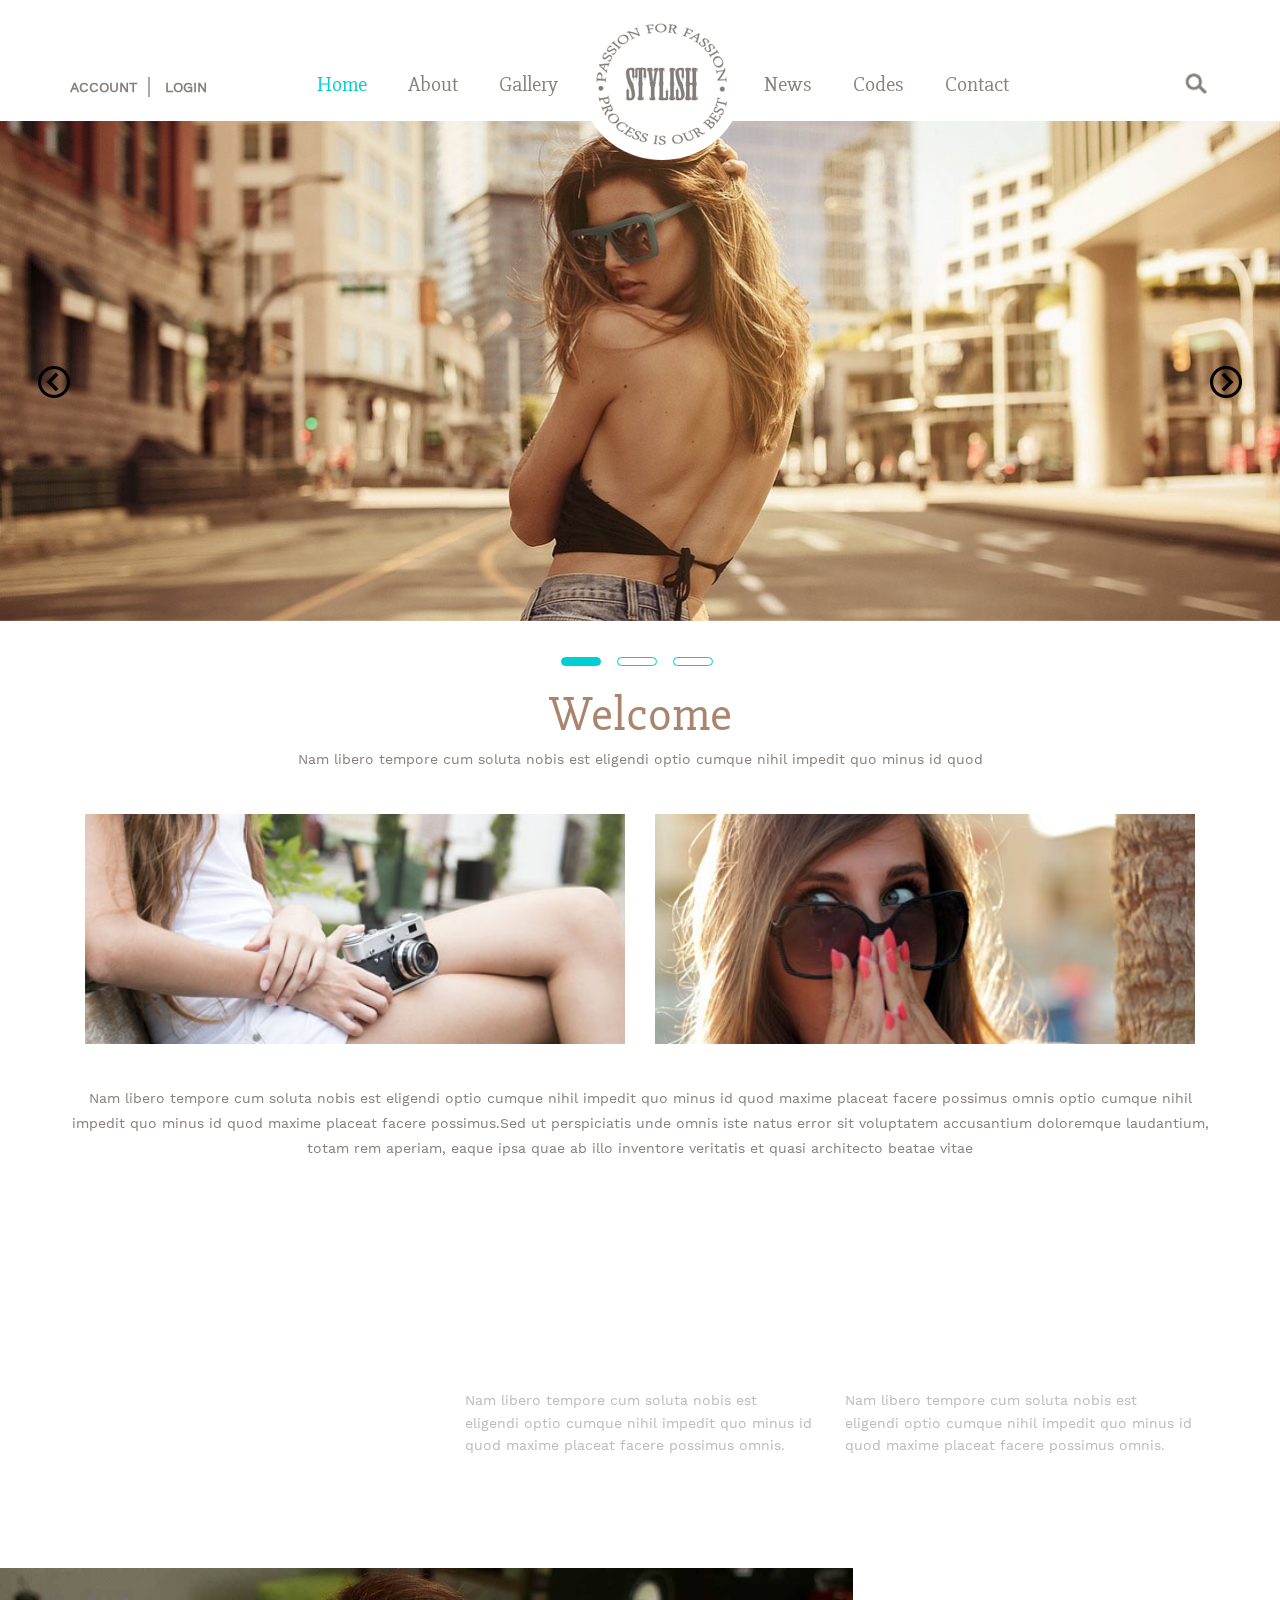
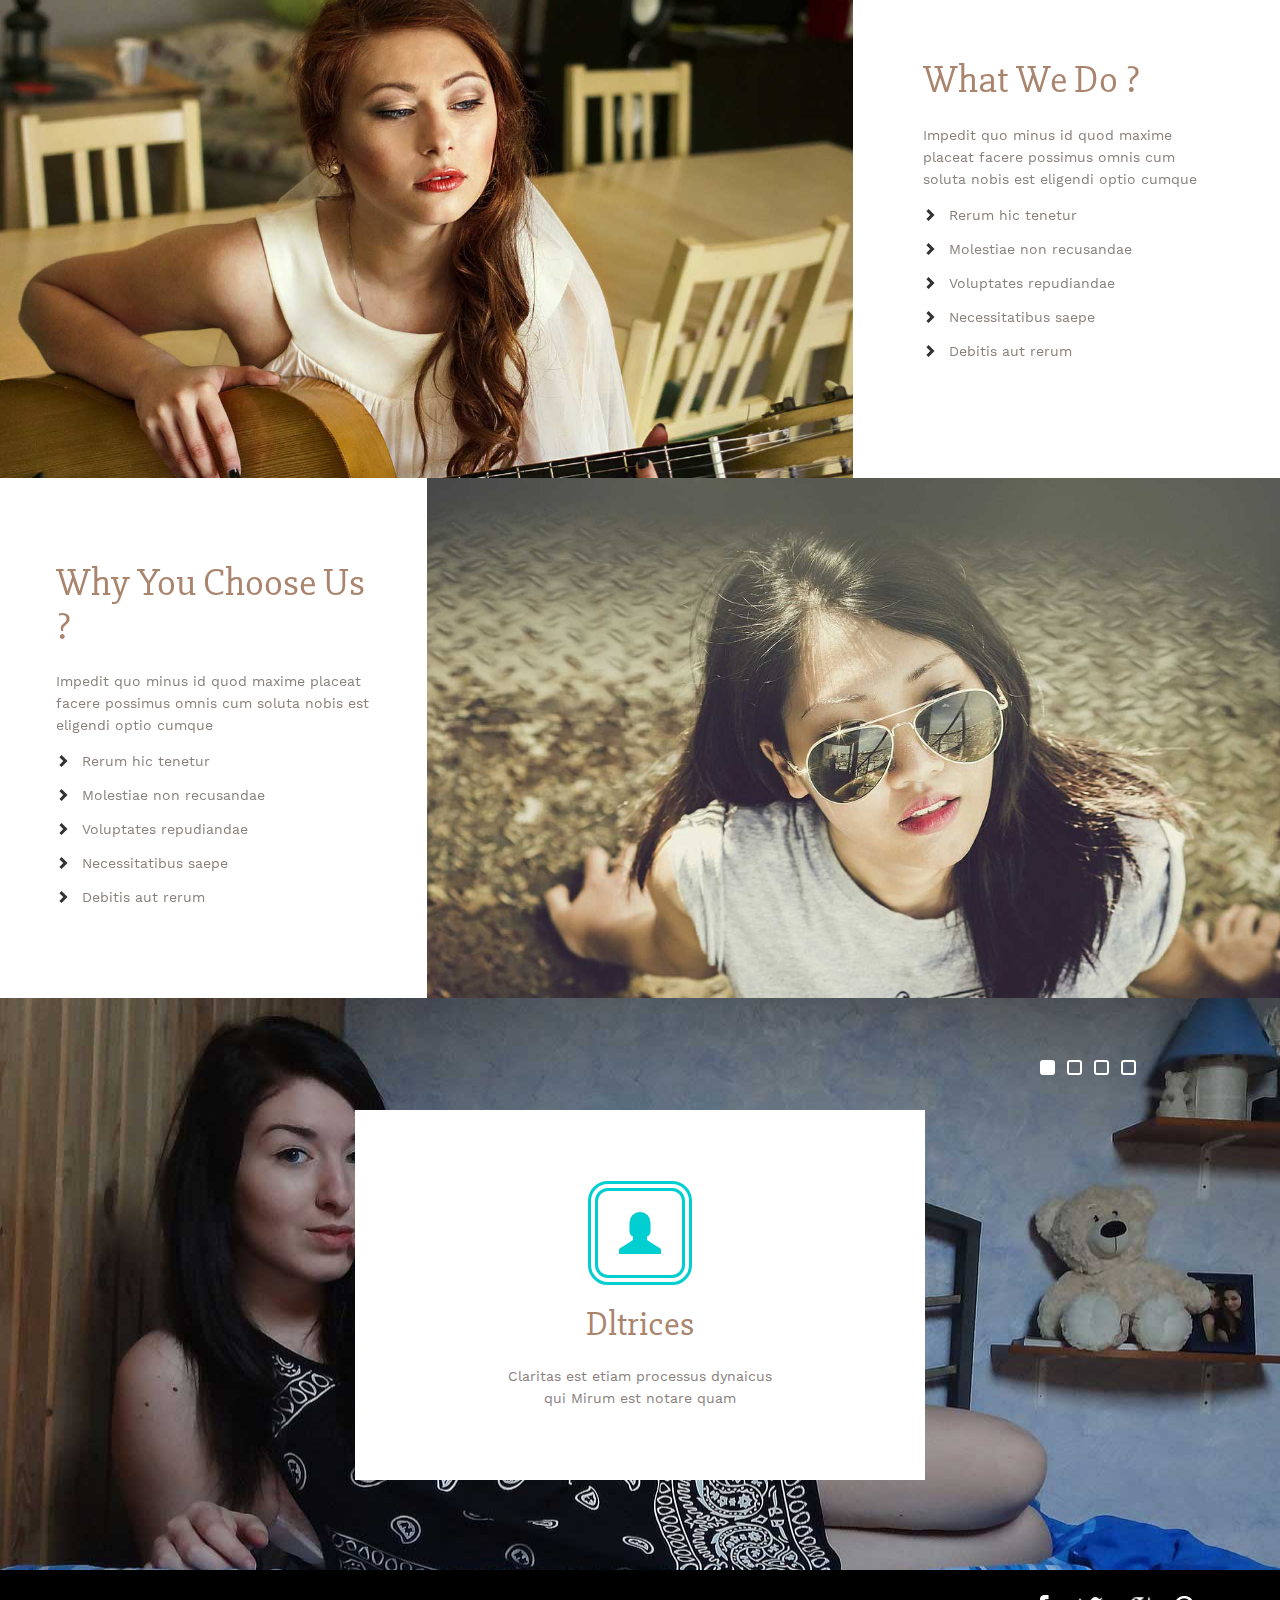
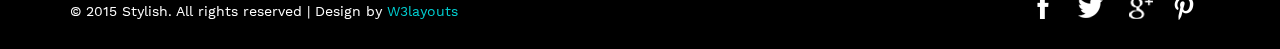
<file: index.html>
<!--
Author: W3layouts
Author URL: http://w3layouts.com
License: Creative Commons Attribution 3.0 Unported
License URL: http://creativecommons.org/licenses/by/3.0/
-->
<!DOCTYPE html>
<html>
<head>
<title>Stylish a Fashion Category Flat bootstrap Responsive website Template | Home :: w3layouts</title>
<!-- Custom Theme files -->
<meta name="viewport" content="width=device-width, initial-scale=1">
<meta http-equiv="Content-Type" content="text/html; charset=utf-8" />
<meta name="keywords" content="Stylish Responsive web template, Bootstrap Web Templates, Flat Web Templates, Andriod Compatible web template, 
	Smartphone Compatible web template, free webdesigns for Nokia, Samsung, LG, SonyErricsson, Motorola web design" />
<script type="application/x-javascript"> addEventListener("load", function() { setTimeout(hideURLbar, 0); }, false); function hideURLbar(){ window.scrollTo(0,1); } </script>
<!-- //Custom Theme files -->
<link href="css/bootstrap.css" type="text/css" rel="stylesheet" media="all">
<link href="css/style.css" type="text/css" rel="stylesheet" media="all">
<link rel="stylesheet" href="css/flexslider.css" type="text/css" media="screen" />
<!-- js -->
<script src="js/jquery-1.11.1.min.js"></script> 
<!-- //js -->	
<!-- start-smoth-scrolling-->
<script type="text/javascript" src="js/move-top.js"></script>
<script type="text/javascript" src="js/easing.js"></script>	
<script type="text/javascript">
		jQuery(document).ready(function($) {
			$(".scroll").click(function(event){		
				event.preventDefault();
				$('html,body').animate({scrollTop:$(this.hash).offset().top},1000);
			});
		});
</script>
<!--//end-smoth-scrolling-->
<!--pop-up-->
<script src="js/menu_jquery.js"></script>
<!--//pop-up-->
</head>
<body>
	<!--header-->
	<div class="header">
		<div class="container">
			<div class="header-left">
				<ul> 
					<li><a href="account.html">ACCOUNT</a></li>
					<li class="login" >
						<div id="loginContainer"><a href="#" id="loginButton"><span>LOGIN</span></a>
						    <div id="loginBox">                
						        <form id="loginForm">
									<fieldset id="body">
										<fieldset>
											<label for="email">Email Address</label>
											<input type="text" name="email" id="email">
										</fieldset>
										<fieldset>
											<label for="password">Password</label>
											<input type="password" name="password" id="password">
										</fieldset>
										<input type="submit" id="login" value="Sign in">
										<label for="checkbox"><input type="checkbox" id="checkbox"> <i>Remember me</i></label>
									</fieldset>
									<span><a href="#">Forgot your password?</a></span>
								</form>
							</div>
						</div>
					</li>
				</ul>
			</div>
			<div class="logo">
				<a href="index.html"> <img src="images/logo.png" alt=""/></a>
			</div>
			<div class="top-nav">
				<span class="menu"><img src="images/menu.png" alt=""/></span>
				<ul>
					<li><a class="active" href="index.html">Home</a></li>
					<li><a href="about.html">About</a></li>					
					<li><a href="gallery.html">Gallery</a></li>
					<li><a href="news.html">News</a></li>
					<li><a href="codes.html">Codes</a></li>
					<li><a href="contact.html">Contact</a></li>
				</ul>
				<!-- script-for-menu -->
				<script>					
							$("span.menu").click(function(){
								$(".top-nav ul").slideToggle("slow" , function(){
								});
							});
				</script>
				<!-- script-for-menu -->
			</div>
			<div class="search-box">
				<div id="sb-search" class="sb-search">
					<form>
						<input class="sb-search-input" placeholder="search term..." type="search" name="search" id="search">
						<input class="sb-search-submit" type="submit" value="">
						<span class="sb-icon-search"> </span>
					</form>
				</div>
			</div>
			<div class="clearfix"> </div>
			<!-- search-scripts -->
			<script src="js/classie.js"></script>
			<script src="js/uisearch.js"></script>
				<script>
					new UISearch( document.getElementById( 'sb-search' ) );
				</script>
			<!-- //search-scripts -->
		</div>
	</div>	
	<!--//header-->
	<!--banner-->
	<div class="banner">
		<!-- banner-text Slider starts Here -->
		<script src="js/responsiveslides.min.js"></script>
		<script>
			// You can also use "$(window).load(function() {"
				$(function () {
				// Slideshow 3
					$("#slider3").responsiveSlides({
					auto: true,
					pager:true,
					nav:true,
					speed: 500,
					namespace: "callbacks",
					before: function () {
					$('.events').append("<li>before event fired.</li>");
					},
					after: function () {
						$('.events').append("<li>after event fired.</li>");
					}
				});	
			});
		</script>
		<!--//End-slider-script -->
		<div  id="top" class="callbacks_container">
			<ul class="rslides" id="slider3">
				<li>
					<div class="banner1">
					</div>
				</li>
				<li>
					<div class="banner1 banner2">
					</div>
				</li>
				<li>
					<div class="banner1 banner3">
					</div>
				</li>
			</ul>
			<div class="clearfix"> </div>
		</div>
	</div>			
	<!--//banner-->
	<!--welcome-->
	<div class="welcome">
		<div class="container">
			<h1 class="hdng">Welcome</h1>
			<p>Nam libero tempore cum soluta nobis est eligendi optio cumque nihil impedit quo minus id quod </p>
			<div class="welcome-info">
				<div class="col-md-6 welcome-grids">
					<img src="images/img1.jpg" alt=""/>
				</div>
				<div class="col-md-6 welcome-grids">
					<img src="images/img2.jpg" alt=""/>
				</div>
				<div class="clearfix"> </div>
			</div>
			<p>Nam libero tempore cum soluta nobis est eligendi optio cumque nihil impedit quo minus id quod maxime placeat facere possimus omnis optio cumque nihil impedit quo minus id quod maxime placeat facere possimus.Sed ut perspiciatis unde omnis iste natus error sit voluptatem accusantium doloremque laudantium, totam rem aperiam, eaque ipsa quae ab illo inventore veritatis et quasi architecto beatae vitae </p>			
		</div>
	</div>
	<!--//welcome-->
	<!--banner-bottom-->
	<div class="banner-bottom">
		<div class="container">
			<div class="col-md-4 banner-bottom-grids">
				<h2>Who We Are ?</h2>
			</div>
			<div class="col-md-4 banner-bottom-grids">
				<h4>Lorem ipsum dolor sit amet</h4>
				<p>Nam libero tempore cum soluta nobis est eligendi optio cumque nihil impedit quo minus id quod maxime placeat facere possimus omnis. </p>
			</div>
			<div class="col-md-4 banner-bottom-grids">
				<h4>Lorem ipsum dolor sit amet</h4>
				<p>Nam libero tempore cum soluta nobis est eligendi optio cumque nihil impedit quo minus id quod maxime placeat facere possimus omnis. </p>
			</div>
			<div class="clearfix"> </div>
		</div>
	</div>
	<!--//banner-bottom-->
	<!--work-->
	<div class="work">
		<div class="col-md-8 work-grids work-img">			
		</div>
		<div class="col-md-4 work-grids">
			<h3>What We Do ?</h3>
			<p>Impedit quo minus id quod maxime placeat facere possimus omnis cum soluta nobis est eligendi optio cumque </p>
			<ul>
				<li><span class="glyphicon glyphicon-chevron-right" aria-hidden="true"></span><a href="#">Rerum hic tenetur</a></li>
				<li><span class="glyphicon glyphicon-chevron-right" aria-hidden="true"></span><a href="#">Molestiae non recusandae</a></li>
				<li><span class="glyphicon glyphicon-chevron-right" aria-hidden="true"></span><a href="#">Voluptates repudiandae</a></li>
				<li><span class="glyphicon glyphicon-chevron-right" aria-hidden="true"></span><a href="#">Necessitatibus saepe</a></li>
				<li><span class="glyphicon glyphicon-chevron-right" aria-hidden="true"></span><a href="#">Debitis aut rerum</a></li>
			</ul>

		</div>
		<div class="clearfix"> </div>
	</div>
	<div class="work">		
		<div class="col-md-4 work-grids work-grids-left">
			<h3>Why You Choose Us ?</h3>
			<p>Impedit quo minus id quod maxime placeat facere possimus omnis cum soluta nobis est eligendi optio cumque </p>
			<ul>
				<li><span class="glyphicon glyphicon-chevron-right" aria-hidden="true"></span><a href="#">Rerum hic tenetur</a></li>
				<li><span class="glyphicon glyphicon-chevron-right" aria-hidden="true"></span><a href="#">Molestiae non recusandae</a></li>
				<li><span class="glyphicon glyphicon-chevron-right" aria-hidden="true"></span><a href="#">Voluptates repudiandae</a></li>
				<li><span class="glyphicon glyphicon-chevron-right" aria-hidden="true"></span><a href="#">Necessitatibus saepe</a></li>
				<li><span class="glyphicon glyphicon-chevron-right" aria-hidden="true"></span><a href="#">Debitis aut rerum</a></li>
			</ul>

		</div>
		<div class="col-md-8 work-grids work-img work-img-btm">			
		</div>
		<div class="clearfix"> </div>
	</div>
	<!--//work-->
	<!--services-->
	<div class="services">
		<div class="container">
			<section class="slider">
				<div class="flexslider">
					<ul class="slides">
						<li>
							<div class="services-grids">
								<div class="srvc-img">
									<span class="glyphicon glyphicon-user" aria-hidden="true"></span>
								</div>
								<h4>Dltrices</h4>
								<p>Claritas est etiam processus dynaicus qui Mirum est notare quam </p>
							</div>	
						</li>	
						<li>
							<div class="services-grids">
								<div class="srvc-img">
									<span class="glyphicon glyphicon-camera" aria-hidden="true"></span>
								</div>
								<h4>Notareq</h4>
								<p>Claritas est etiam processus dynaicus qui Mirum est notare quam </p>
							</div>	
						</li>
						<li>
							<div class="services-grids">
								<div class="srvc-img">
									<span class="glyphicon glyphicon-heart-empty" aria-hidden="true"></span>
								</div>
								<h4>Mirumest</h4>
								<p>Claritas est etiam processus dynaicus qui Mirum est notare quam </p>
							</div>	
						</li>
						<li>
							<div class="services-grids">
								<div class="srvc-img">
									<span class="glyphicon glyphicon-certificate" aria-hidden="true"></span>
								</div>
								<h4>Processus</h4>
								<p>Claritas est etiam processus dynaicus qui Mirum est notare quam </p>
							</div>	
						</li>
					</ul>
				</div>
			</section>
			<!--FlexSlider-->					
					<script defer src="js/jquery.flexslider.js"></script>
					<script type="text/javascript">
					$(window).load(function(){
					  $('.flexslider').flexslider({
						animation: "slide",
						start: function(slider){
						  $('body').removeClass('loading');
						}
					  });
					});
				  </script>
			<!--End-slider-script-->		
		</div>
	</div>
	<!--//services-->
	<!--footer-->
	<div class="footer">
		<div class="container">
			<div class="footer-left">
				<p> © 2015 Stylish. All rights reserved | Design by <a href="http://w3layouts.com">W3layouts</a></p>
			</div>
			<div class="social-icons">
				<ul>
					<li><a href="#" class="fb"></a></li>
					<li><a href="#"></a></li>
					<li><a href="#" class="gg"></a></li>
					<li><a href="#" class="pn"></a></li>					
				</ul>	
			</div>
			<div class="clearfix"> </div>
		</div>
	</div>
	<!--//footer-->
	<!--smooth-scrolling-of-move-up-->
	<script type="text/javascript">
		$(document).ready(function() {
			/*
			var defaults = {
				containerID: 'toTop', // fading element id
				containerHoverID: 'toTopHover', // fading element hover id
				scrollSpeed: 1200,
				easingType: 'linear' 
			};
			*/
			
			$().UItoTop({ easingType: 'easeOutQuart' });
			
		});
	</script>
	<a href="#" id="toTop" style="display: block;"> <span id="toTopHover" style="opacity: 1;"> </span></a>
	<!--//smooth-scrolling-of-move-up-->
	<!-- Bootstrap core JavaScript
    ================================================== -->
    <!-- Placed at the end of the document so the pages load faster -->
    <script src="js/bootstrap.js"></script>
</body>
</html>
</file>
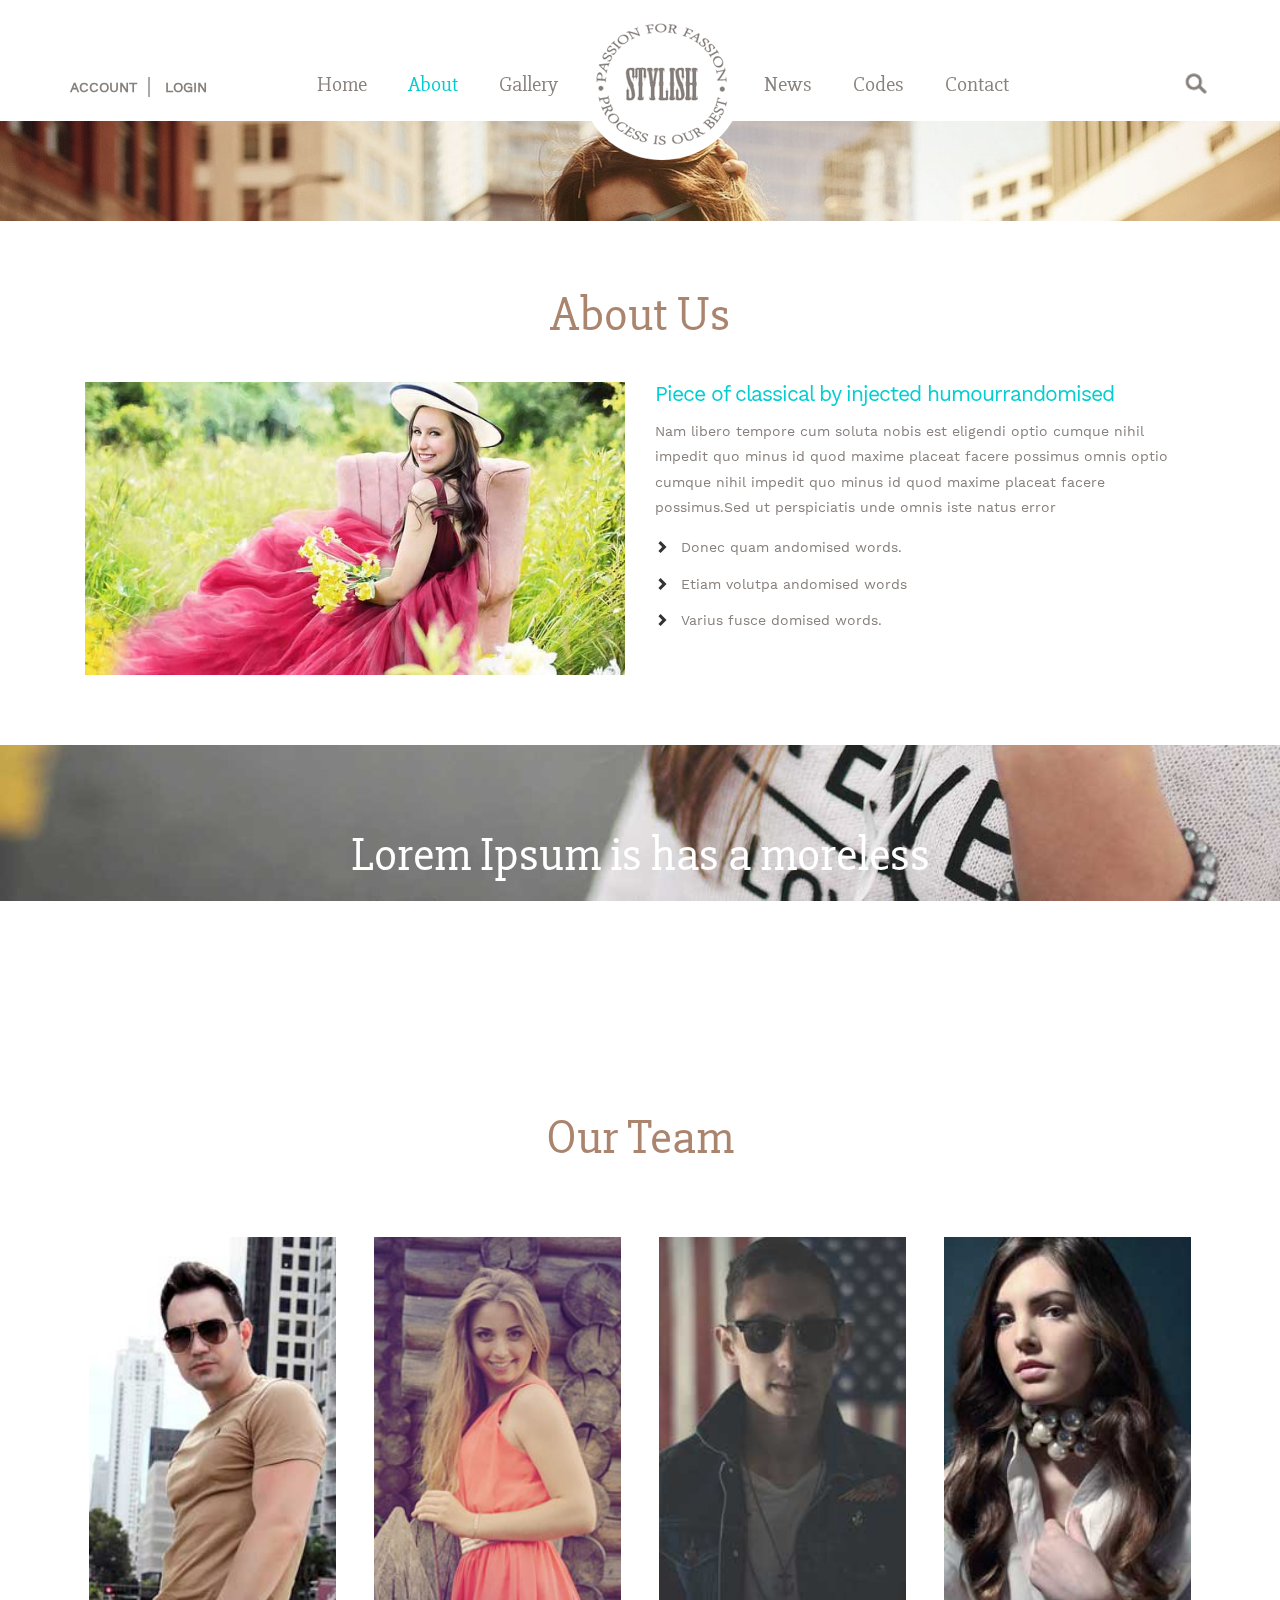
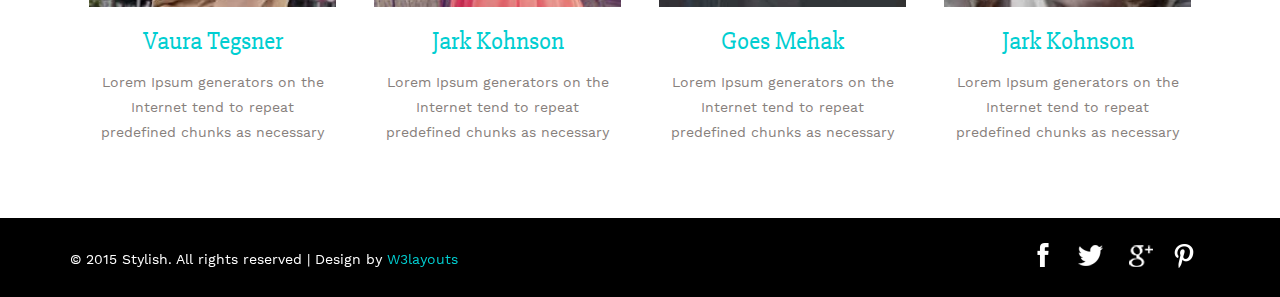
<file: about.html>
<!--
Author: W3layouts
Author URL: http://w3layouts.com
License: Creative Commons Attribution 3.0 Unported
License URL: http://creativecommons.org/licenses/by/3.0/
-->
<!DOCTYPE html>
<html>
<head>
<title>Stylish a Fashion Category Flat bootstrap Responsive website Template | About :: w3layouts</title>
<!-- Custom Theme files -->
<meta name="viewport" content="width=device-width, initial-scale=1">
<meta http-equiv="Content-Type" content="text/html; charset=utf-8" />
<meta name="keywords" content="Stylish Responsive web template, Bootstrap Web Templates, Flat Web Templates, Andriod Compatible web template, 
	Smartphone Compatible web template, free webdesigns for Nokia, Samsung, LG, SonyErricsson, Motorola web design" />
<script type="application/x-javascript"> addEventListener("load", function() { setTimeout(hideURLbar, 0); }, false); function hideURLbar(){ window.scrollTo(0,1); } </script>
<!-- //Custom Theme files -->
<link href="css/bootstrap.css" type="text/css" rel="stylesheet" media="all">
<link href="css/style.css" type="text/css" rel="stylesheet" media="all">
<!-- js -->
<script src="js/jquery-1.11.1.min.js"></script> 
<!-- //js -->	
<!-- start-smoth-scrolling-->
<script type="text/javascript" src="js/move-top.js"></script>
<script type="text/javascript" src="js/easing.js"></script>	
<script type="text/javascript">
		jQuery(document).ready(function($) {
			$(".scroll").click(function(event){		
				event.preventDefault();
				$('html,body').animate({scrollTop:$(this.hash).offset().top},1000);
			});
		});
</script>
<!--//end-smoth-scrolling-->
<!--pop-up-->
<script src="js/menu_jquery.js"></script>
<!--//pop-up-->
</head>
<body>
	<!--header-->
	<div class="header">
		<div class="container">
			<div class="header-left">
				<ul> 
					<li><a href="account.html">ACCOUNT</a></li>
					<li class="login" >
						<div id="loginContainer"><a href="#" id="loginButton"><span>LOGIN</span></a>
						    <div id="loginBox">                
						        <form id="loginForm">
									<fieldset id="body">
										<fieldset>
											<label for="email">Email Address</label>
											<input type="text" name="email" id="email">
										</fieldset>
										<fieldset>
											<label for="password">Password</label>
											<input type="password" name="password" id="password">
										</fieldset>
										<input type="submit" id="login" value="Sign in">
										<label for="checkbox"><input type="checkbox" id="checkbox"> <i>Remember me</i></label>
									</fieldset>
									<span><a href="#">Forgot your password?</a></span>
								</form>
							</div>
						</div>
					</li>
				</ul>
			</div>
			<div class="logo">
				<a href="index.html"> <img src="images/logo.png" alt=""/></a>
			</div>
			<div class="top-nav">
				<span class="menu"> <img src="images/menu.png" alt=""/> </span>
				<ul>
					<li><a href="index.html">Home</a></li>
					<li><a class="active"  href="about.html">About</a></li>					
					<li><a href="gallery.html">Gallery</a></li>
					<li><a href="news.html">News</a></li>
					<li><a href="codes.html">Codes</a></li>
					<li><a href="contact.html">Contact</a></li>
				</ul>
				<!-- script-for-menu -->
				<script>					
					$("span.menu").click(function(){
						$(".top-nav ul").slideToggle("slow" , function(){
						});
					});
				</script>
				<!-- script-for-menu -->
			</div>
			<div class="search-box">
				<div id="sb-search" class="sb-search">
					<form>
						<input class="sb-search-input" placeholder="search term..." type="search" name="search" id="search">
						<input class="sb-search-submit" type="submit" value="">
						<span class="sb-icon-search"> </span>
					</form>
				</div>
			</div>
			<div class="clearfix"> </div>	
			<!-- search-scripts -->
			<script src="js/classie.js"></script>
			<script src="js/uisearch.js"></script>
				<script>
					new UISearch( document.getElementById( 'sb-search' ) );
				</script>
			<!-- //search-scripts -->
		</div>
	</div>	
	<!--//header-->
	<!--banner-->
	<div class="banner1 about-bnr">
	</div>	
	<!--//banner-->
	<!--about-->
	<div class="about"> 
		<div class="container">
			<h1 class="hdng">About Us</h1>
			<div class="about-text">
				<div class="col-md-6 about-text-left">
					<img src="images/img5.jpg" class="img-responsive" alt=""/>
				</div>
				<div class="col-md-6 about-text-right">
					<h4>Piece of classical by injected humourrandomised</h4>
					<p>Nam libero tempore cum soluta nobis est eligendi optio cumque nihil impedit quo minus id quod maxime placeat facere possimus omnis optio cumque nihil impedit quo minus id quod maxime placeat facere possimus.Sed ut perspiciatis unde omnis iste natus error</p>
					<ul>
						<li><span class="glyphicon glyphicon-chevron-right" aria-hidden="true"></span><a href="#">Donec quam andomised words.</a></li>
						<li><span class="glyphicon glyphicon-chevron-right" aria-hidden="true"></span><a href="#">Etiam volutpa andomised words</a></li>
						<li><span class="glyphicon glyphicon-chevron-right" aria-hidden="true"></span><a href="#">Varius fusce domised words.</a></li>
					</ul>
				</div>
				<div class="clearfix"> </div>
			</div>
		</div>
		<div class="about-slid"> 
			<div class="container">
				<div class="about-slid-info"> 
					<h2>Lorem Ipsum is has a moreless</h2>
					<p>Lorem Ipsum generators on the Internet tend to repeat predefined chunks as necessary, making this the first true generator on the Internet embarrassing hidden in the middle of text.</p>
				</div>
			</div>
		</div>
	</div>
	<!--//about-->
	<!--about-team-->
	<div class="about-team">		
		<div class="container">
			<h3 class="title">Our Team</h3>
			<div class="row team-row">
				<div class="col-md-3 team-grids">
					<div class="thumbnail team-thmnl">
						<img src="images/img6.jpg" class="img-responsive zoom-img" alt="...">
						<div class="caption">
							<h4><a href="#">Vaura Tegsner</a></h4>
							<p>Lorem Ipsum generators on the Internet tend to repeat predefined chunks as necessary</p>						
						</div>
					</div>
				</div>
				<div class="col-md-3 team-grids">
					<div class="thumbnail team-thmnl">
						<img src="images/img7.jpg" class="img-responsive zoom-img" alt="...">
						<div class="caption">
							<h4><a href="#">Jark Kohnson</a></h4>
							<p>Lorem Ipsum generators on the Internet tend to repeat predefined chunks as necessary</p>						
						</div>
					</div>
				</div>
				<div class="col-md-3 team-grids">
					<div class="thumbnail team-thmnl">
						<img src="images/img8.jpg" class="img-responsive zoom-img" alt="...">
						<div class="caption">
							<h4><a href="#">Goes Mehak</a></h4>
							<p>Lorem Ipsum generators on the Internet tend to repeat predefined chunks as necessary</p>						
						</div>
					</div>
				</div>
				<div class="col-md-3 team-grids">
					<div class="thumbnail team-thmnl">
						<img src="images/img9.jpg" class="img-responsive zoom-img" alt="...">
						<div class="caption">
							<h4><a href="#">Jark Kohnson</a></h4>
							<p>Lorem Ipsum generators on the Internet tend to repeat predefined chunks as necessary</p>						
						</div>
					</div>
				</div>
				<div class="clearfix"> </div>
			</div>
		</div>
	</div>
	<!--//about-team-->
	<!--footer-->
	<div class="footer">
		<div class="container">
			<div class="footer-left">
				<p> © 2015 Stylish. All rights reserved | Design by <a href="http://w3layouts.com">W3layouts</a></p>
			</div>
			<div class="social-icons">
				<ul>
					<li><a href="#" class="fb"></a></li>
					<li><a href="#"></a></li>
					<li><a href="#" class="gg"></a></li>
					<li><a href="#" class="pn"></a></li>					
				</ul>	
			</div>
			<div class="clearfix"> </div>
		</div>
	</div>
	<!--//footer-->
	<!--smooth-scrolling-of-move-up-->
	<script type="text/javascript">
		$(document).ready(function() {
			/*
			var defaults = {
				containerID: 'toTop', // fading element id
				containerHoverID: 'toTopHover', // fading element hover id
				scrollSpeed: 1200,
				easingType: 'linear' 
			};
			*/
			
			$().UItoTop({ easingType: 'easeOutQuart' });
			
		});
	</script>	
	<a href="#" id="toTop" style="display: block;"> <span id="toTopHover" style="opacity: 1;"> </span></a>
	<!--//smooth-scrolling-of-move-up-->
	<!-- Bootstrap core JavaScript
    ================================================== -->
    <!-- Placed at the end of the document so the pages load faster -->
    <script src="js/bootstrap.js"></script>
</body>
</html>
</file>
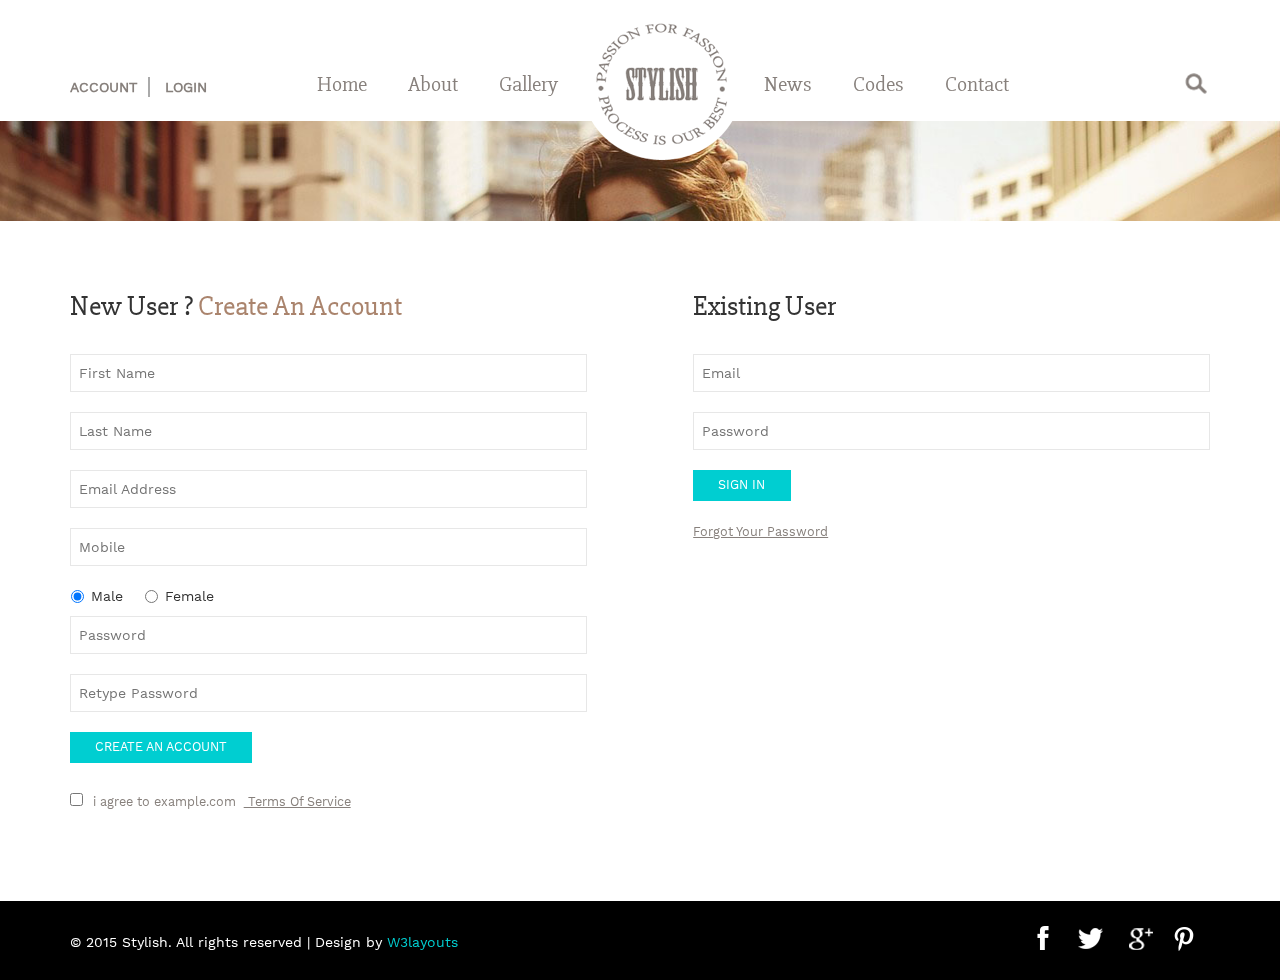
<file: account.html>
<!--
Author: W3layouts
Author URL: http://w3layouts.com
License: Creative Commons Attribution 3.0 Unported
License URL: http://creativecommons.org/licenses/by/3.0/
-->
<!DOCTYPE html>
<html>
<head>
<title>Stylish a Fashion Category Flat bootstrap Responsive website Template | Account :: w3layouts</title>
<!-- Custom Theme files -->
<meta name="viewport" content="width=device-width, initial-scale=1">
<meta http-equiv="Content-Type" content="text/html; charset=utf-8" />
<meta name="keywords" content="Stylish Responsive web template, Bootstrap Web Templates, Flat Web Templates, Andriod Compatible web template, 
	Smartphone Compatible web template, free webdesigns for Nokia, Samsung, LG, SonyErricsson, Motorola web design" />
<script type="application/x-javascript"> addEventListener("load", function() { setTimeout(hideURLbar, 0); }, false); function hideURLbar(){ window.scrollTo(0,1); } </script>
<!-- //Custom Theme files -->
<link href="css/bootstrap.css" type="text/css" rel="stylesheet" media="all">
<link href="css/style.css" type="text/css" rel="stylesheet" media="all">
<!-- js -->
<script src="js/jquery-1.11.1.min.js"></script> 
<!-- //js -->	
<!-- start-smoth-scrolling-->
<script type="text/javascript" src="js/move-top.js"></script>
<script type="text/javascript" src="js/easing.js"></script>	
<script type="text/javascript">
		jQuery(document).ready(function($) {
			$(".scroll").click(function(event){		
				event.preventDefault();
				$('html,body').animate({scrollTop:$(this.hash).offset().top},1000);
			});
		});
</script>
<!--//end-smoth-scrolling-->
<!--pop-up-->
<script src="js/menu_jquery.js"></script>
<!--//pop-up-->
</head>
<body>
	<!--header-->
	<div class="header">
		<div class="container">
			<div class="header-left">
				<ul> 
					<li><a href="account.html">ACCOUNT</a></li>
					<li class="login" >
						<div id="loginContainer"><a href="#" id="loginButton"><span>LOGIN</span></a>
						    <div id="loginBox">                
						        <form id="loginForm">
									<fieldset id="body">
										<fieldset>
											<label for="email">Email Address</label>
											<input type="text" name="email" id="email">
										</fieldset>
										<fieldset>
											<label for="password">Password</label>
											<input type="password" name="password" id="password">
										</fieldset>
										<input type="submit" id="login" value="Sign in">
										<label for="checkbox"><input type="checkbox" id="checkbox"> <i>Remember me</i></label>
									</fieldset>
									<span><a href="#">Forgot your password?</a></span>
								</form>
							</div>
						</div>
					</li>
				</ul>
			</div>
			<div class="logo">
				<a href="index.html"> <img src="images/logo.png" alt=""/></a>
			</div>
			<div class="top-nav">
				<span class="menu"> <img src="images/menu.png" alt=""/> </span>
				<ul>
					<li><a href="index.html">Home</a></li>
					<li><a href="about.html">About</a></li>					
					<li><a href="gallery.html">Gallery</a></li>
					<li><a href="news.html">News</a></li>
					<li><a href="codes.html">Codes</a></li>
					<li><a href="contact.html">Contact</a></li>
				</ul>
				<!-- script-for-menu -->
				<script>					
							$("span.menu").click(function(){
								$(".top-nav ul").slideToggle("slow" , function(){
								});
							});
				</script>
				<!-- script-for-menu -->
			</div>
			<div class="search-box">
				<div id="sb-search" class="sb-search">
					<form>
						<input class="sb-search-input" placeholder="search term..." type="search" name="search" id="search">
						<input class="sb-search-submit" type="submit" value="">
						<span class="sb-icon-search"> </span>
					</form>
				</div>
			</div>
			<div class="clearfix"> </div>
			<!-- search-scripts -->
			<script src="js/classie.js"></script>
			<script src="js/uisearch.js"></script>
				<script>
					new UISearch( document.getElementById( 'sb-search' ) );
				</script>
			<!-- //search-scripts -->
		</div>
	</div>	
	<!--//header-->
	<!--banner-->
	<div class="banner1 about-bnr">
	</div>	
	<!--//banner-->
	<!-- reg-form -->
	<div class="account">
		<div class="container">		
			<div class="account-left">
				<h1>new user ? <span> create an account </span></h1>
				<!-- Form -->
				<div class="registration_form">
					<form id="registration_form">
						<div>
							<label>
								<input placeholder="first name" type="text" tabindex="1">
							</label>
						</div>
						<div>
							<label>
								<input placeholder="last name" type="text" tabindex="2">
							</label>
						</div>
						<div>
							<label>
								<input placeholder="email address" type="email" tabindex="3">
							</label>
						</div>
						<div>
							<label>
								<input placeholder="Mobile" type="text" tabindex="3">
							</label>
						</div>					
							<div class="sky_form1">
								<ul>
									<li><label class="radio left"><input type="radio" name="radio" checked=""><i></i>Male</label></li>
									<li><label class="radio"><input type="radio" name="radio"><i></i>Female</label></li>
									<div class="clearfix"> </div>
								</ul>
							</div>					
						<div>
							<label>
								<input placeholder="password" type="password" tabindex="4">
							</label>
						</div>						
						<div>
							<label>
								<input placeholder="retype password" type="password" tabindex="4">
							</label>
						</div>	
						<div>
							<input type="submit" value="create an account" id="register-submit">
						</div>
						<div class="sky-form">
							<label class="checkbox"><input type="checkbox" name="checkbox" ><i>i agree to example.com &nbsp;<a class="terms" href="#"> terms of service</a></i> </label>
						</div>
					</form>
					<!-- /Form -->
				</div>
			</div>
			<div class="account-left">
				<h2>existing user</h2>
				<div class="registration_form">
					<!-- Form -->
					<form id="registration_form">
						<div>
							<label>
								<input placeholder="email" type="email" tabindex="3">
							</label>
						</div>
						<div>
							<label>
								<input placeholder="password" type="password" tabindex="4">
							</label>
						</div>						
						<div>
							<input type="submit" value="sign in" id="register-submit">
						</div>
						<div class="forget">
							<a href="#">forgot your password</a>
						</div>
					</form>
					<!-- /Form -->
				</div>
			</div>
			<div class="clearfix"> </div>
		</div>
	</div>
	<!--footer-->
	<div class="footer">
		<div class="container">
			<div class="footer-left">
				<p> © 2015 Stylish. All rights reserved | Design by <a href="http://w3layouts.com">W3layouts</a></p>
			</div>
			<div class="social-icons">
				<ul>
					<li><a href="#" class="fb"></a></li>
					<li><a href="#"></a></li>
					<li><a href="#" class="gg"></a></li>
					<li><a href="#" class="pn"></a></li>					
				</ul>	
			</div>
			<div class="clearfix"> </div>
		</div>
	</div>
	<!--//footer-->
	<!--smooth-scrolling-of-move-up-->
	<script type="text/javascript">
		$(document).ready(function() {
			/*
			var defaults = {
				containerID: 'toTop', // fading element id
				containerHoverID: 'toTopHover', // fading element hover id
				scrollSpeed: 1200,
				easingType: 'linear' 
			};
			*/
			
			$().UItoTop({ easingType: 'easeOutQuart' });
			
		});
	</script>
	<a href="#" id="toTop" style="display: block;"> <span id="toTopHover" style="opacity: 1;"> </span></a>
	<!--//smooth-scrolling-of-move-up-->
	<!-- Bootstrap core JavaScript
    ================================================== -->
    <!-- Placed at the end of the document so the pages load faster -->
    <script src="js/bootstrap.js"></script>
</body>
</html>
</file>
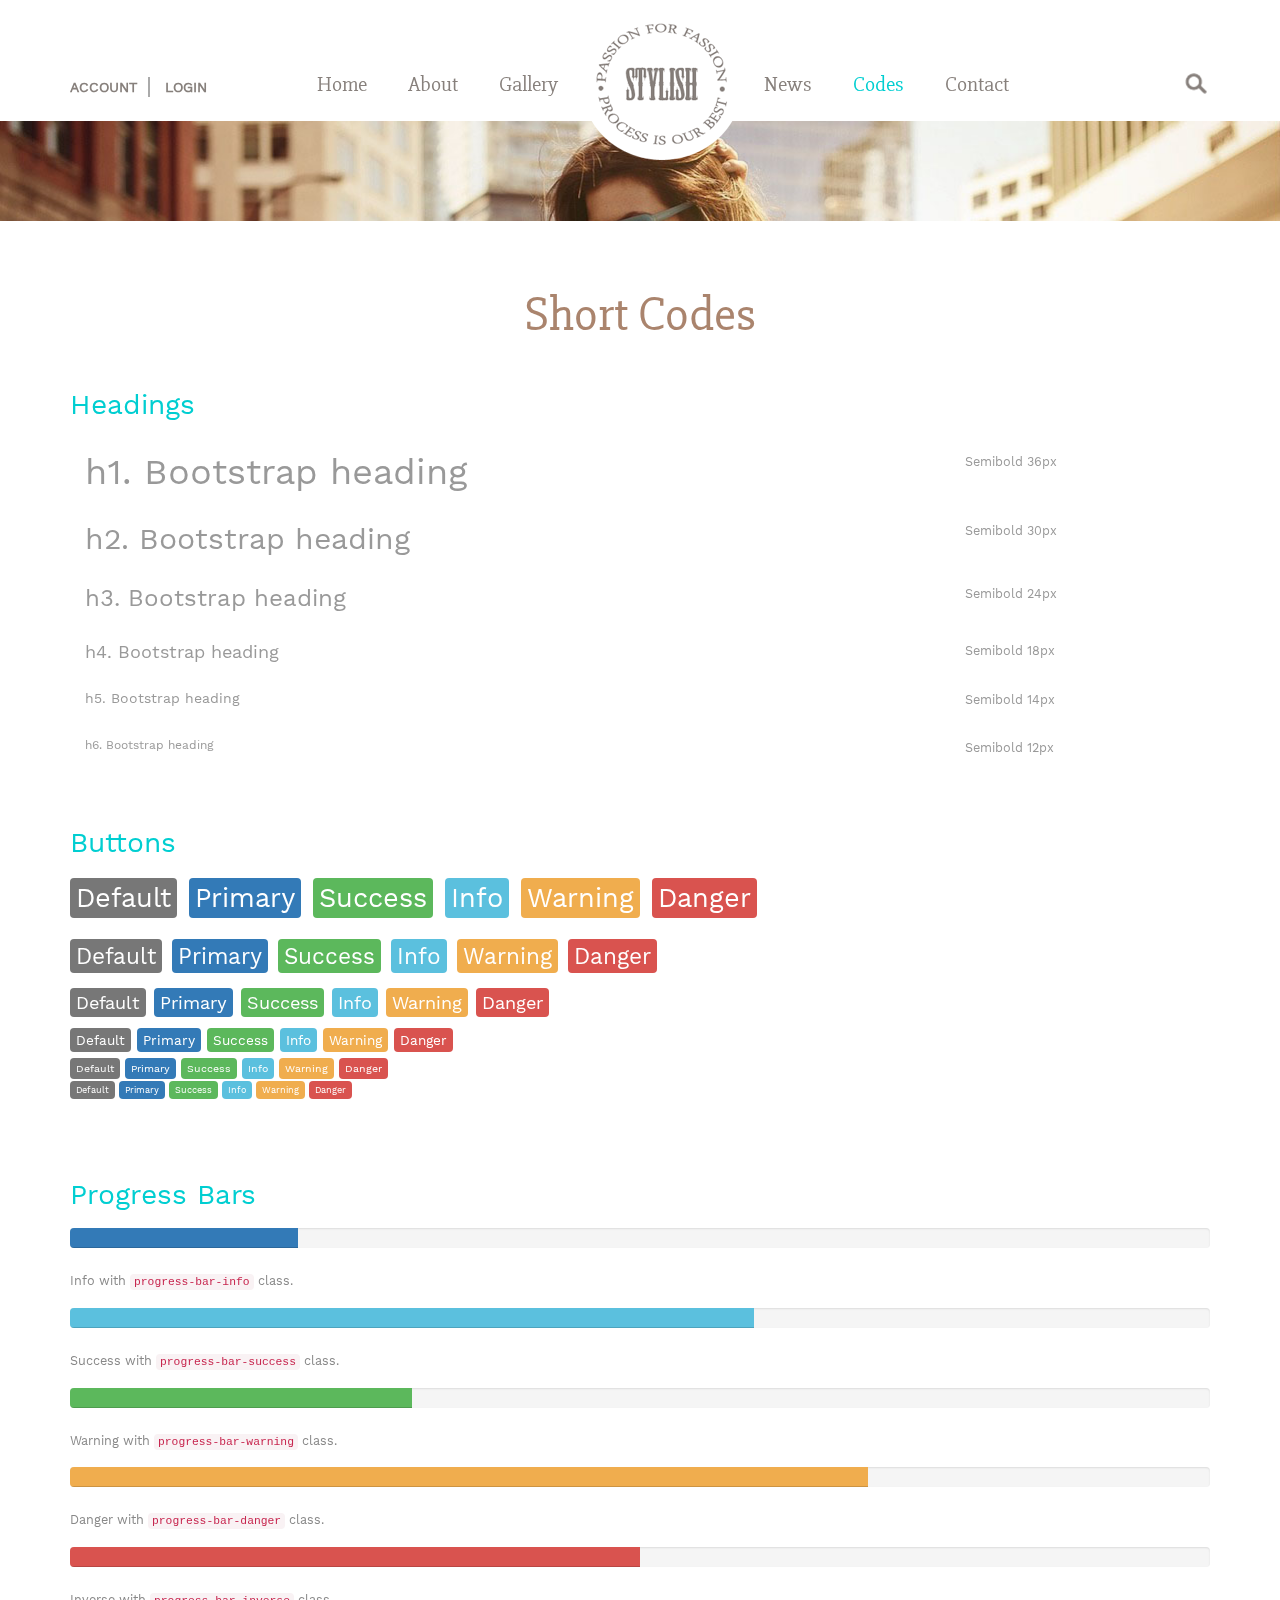
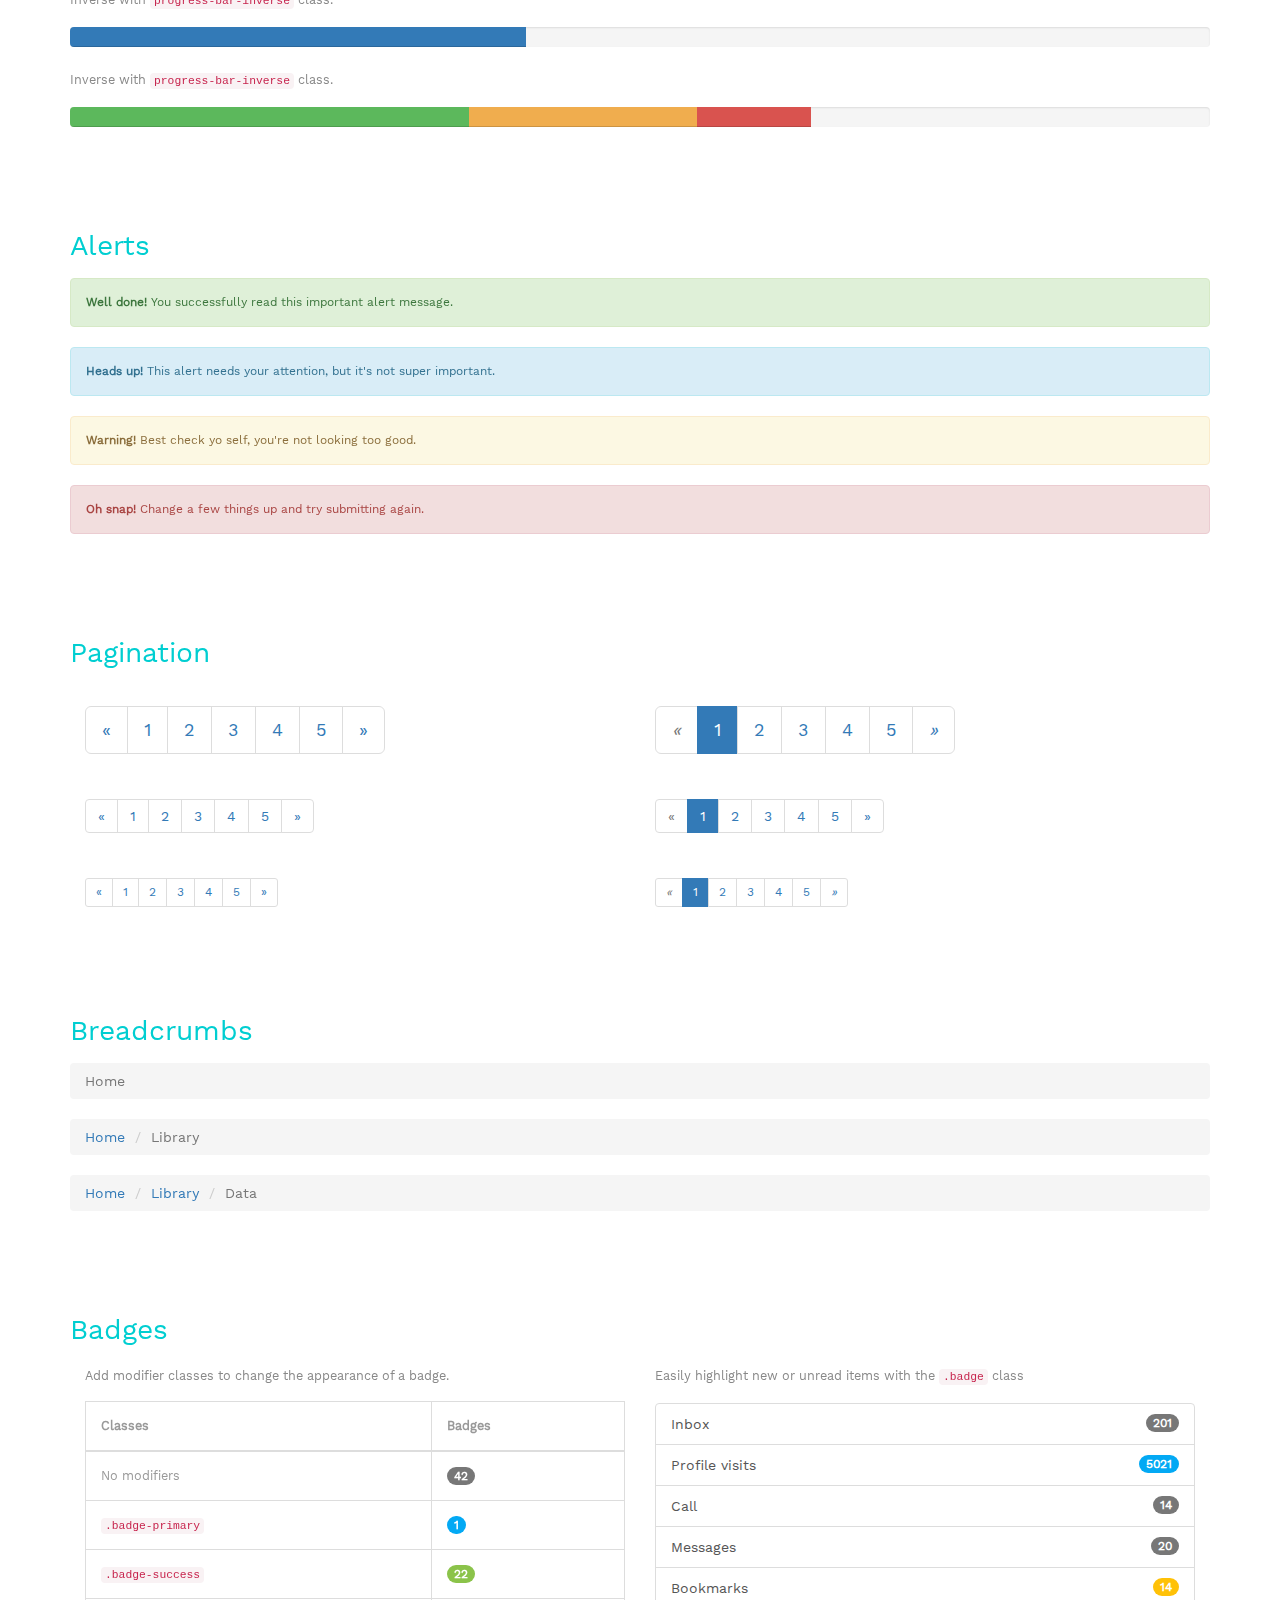
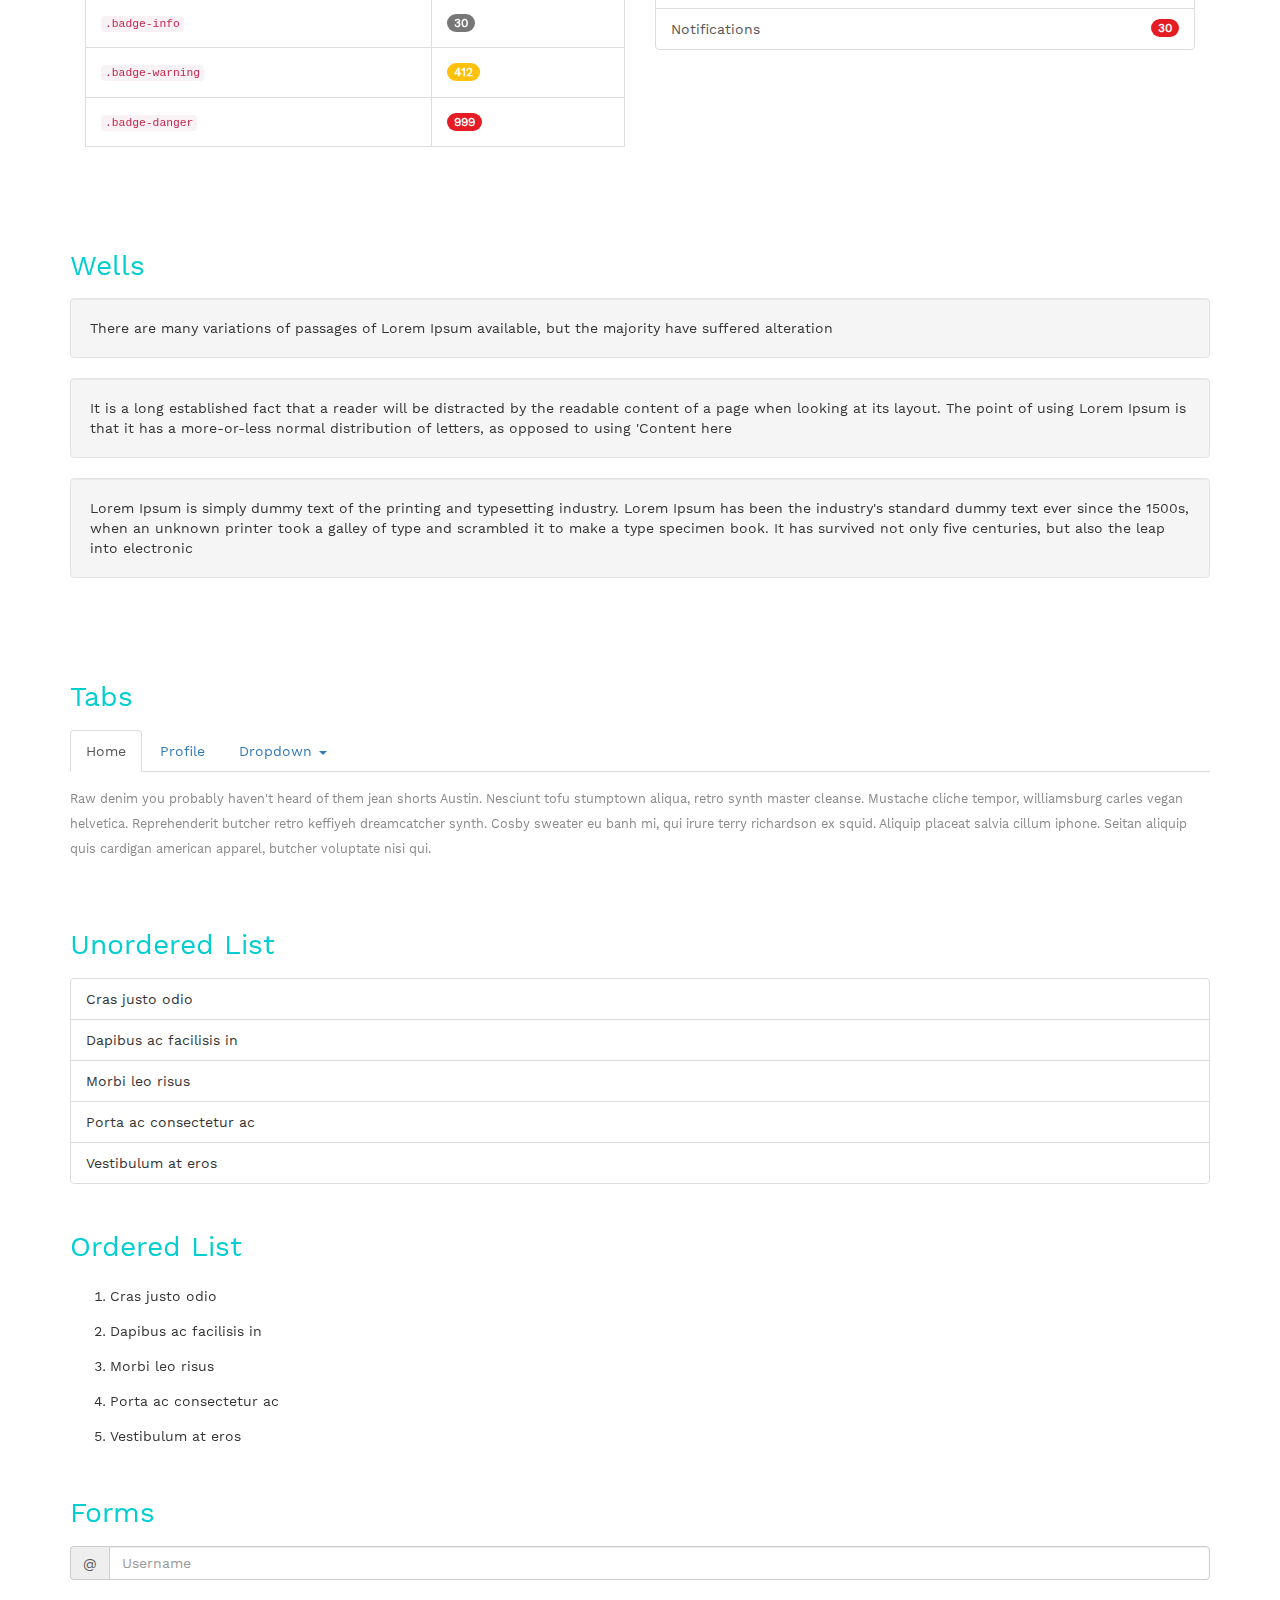
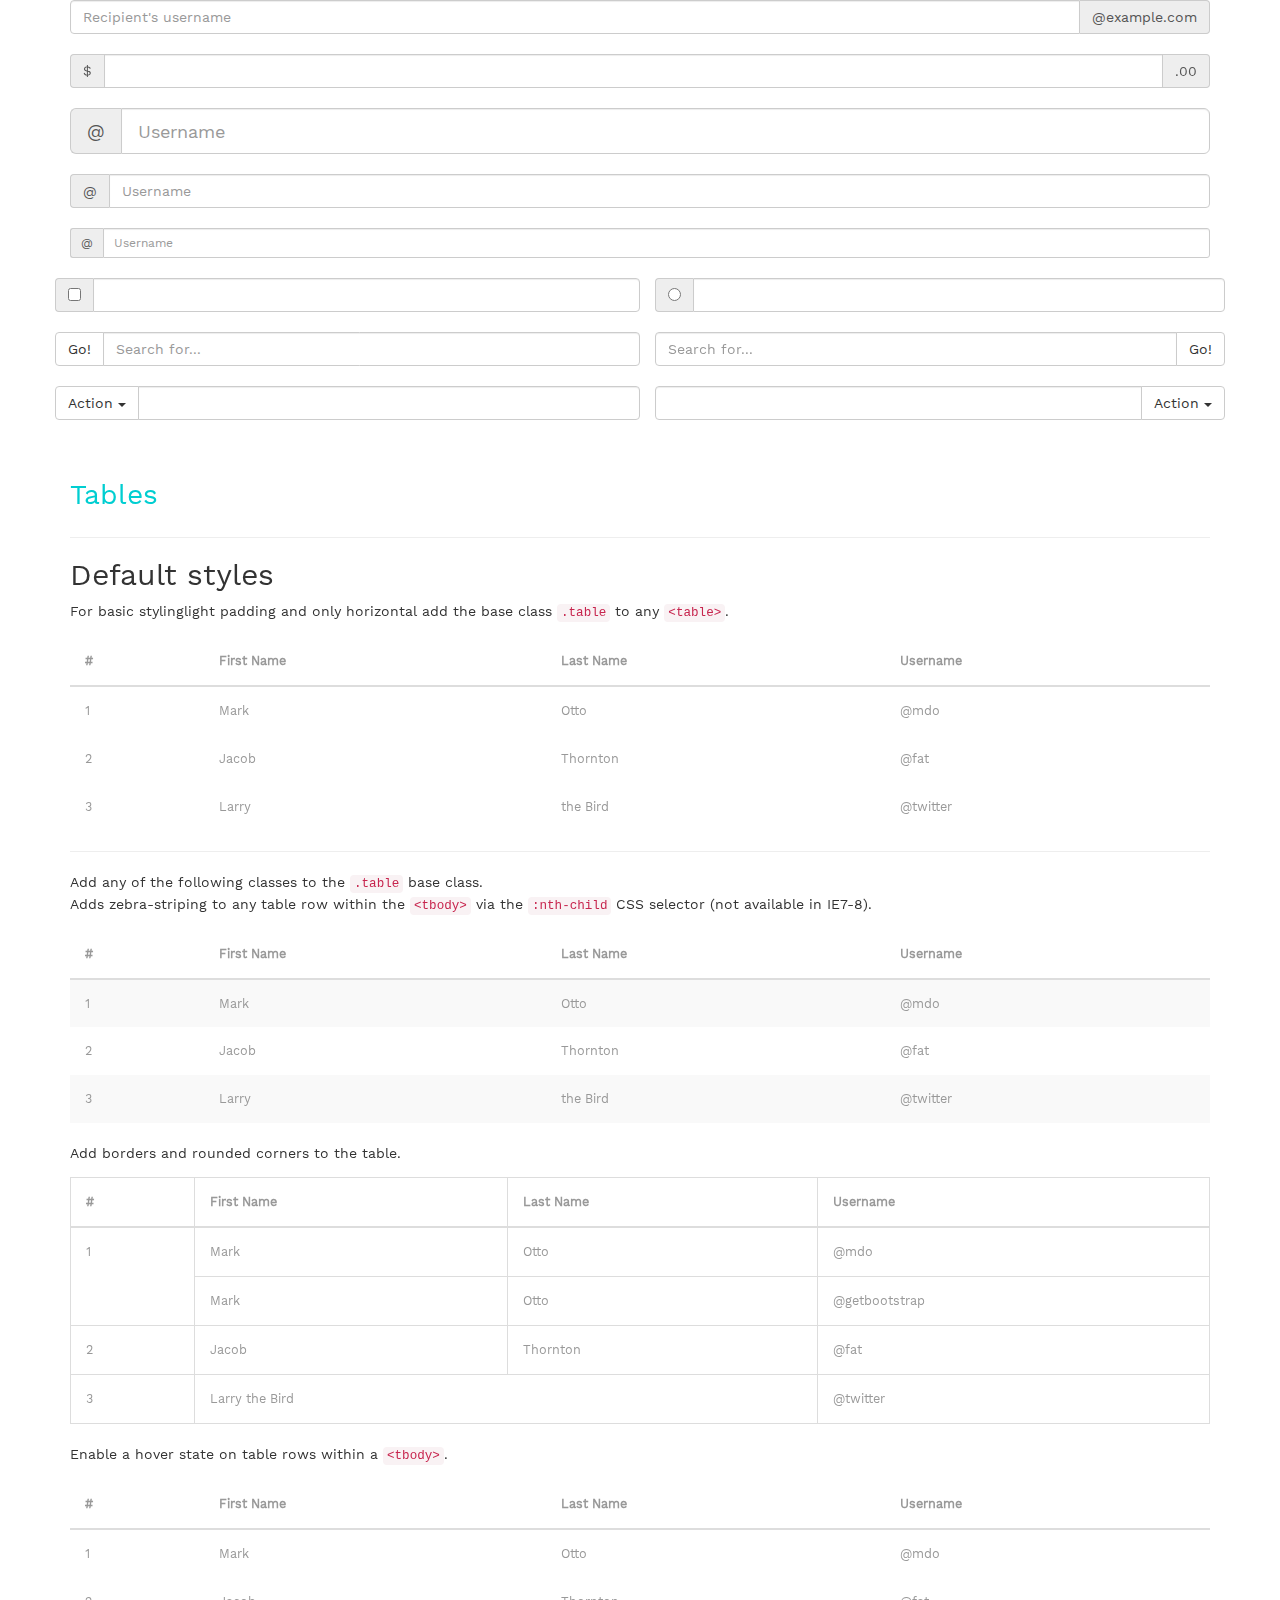
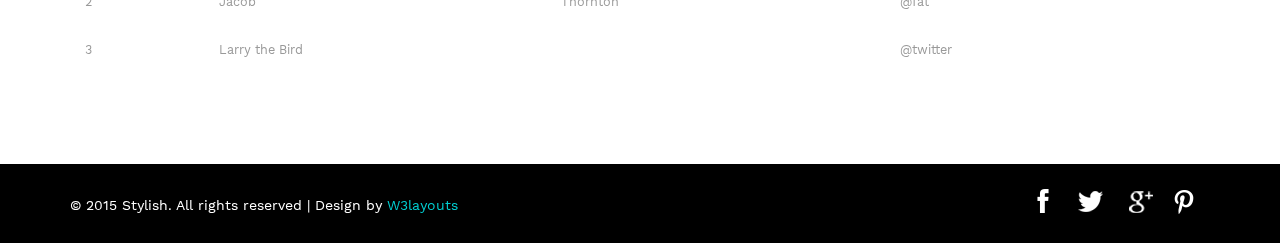
<file: codes.html>
<!--
Author: W3layouts
Author URL: http://w3layouts.com
License: Creative Commons Attribution 3.0 Unported
License URL: http://creativecommons.org/licenses/by/3.0/
-->
<!DOCTYPE html>
<html>
<head>
<title>Stylish a Fashion Category Flat bootstrap Responsive website Template | Short Codes :: w3layouts</title>
<!-- Custom Theme files -->
<meta name="viewport" content="width=device-width, initial-scale=1">
<meta http-equiv="Content-Type" content="text/html; charset=utf-8" />
<meta name="keywords" content="Stylish Responsive web template, Bootstrap Web Templates, Flat Web Templates, Andriod Compatible web template, 
	Smartphone Compatible web template, free webdesigns for Nokia, Samsung, LG, SonyErricsson, Motorola web design" />
<script type="application/x-javascript"> addEventListener("load", function() { setTimeout(hideURLbar, 0); }, false); function hideURLbar(){ window.scrollTo(0,1); } </script>
<!-- //Custom Theme files -->
<link href="css/bootstrap.css" type="text/css" rel="stylesheet" media="all">
<link href="css/style.css" type="text/css" rel="stylesheet" media="all">
<!-- js -->
<script src="js/jquery-1.11.1.min.js"></script> 
<!-- //js -->	
<!-- start-smoth-scrolling-->
<script type="text/javascript" src="js/move-top.js"></script>
<script type="text/javascript" src="js/easing.js"></script>	
<script type="text/javascript">
		jQuery(document).ready(function($) {
			$(".scroll").click(function(event){		
				event.preventDefault();
				$('html,body').animate({scrollTop:$(this.hash).offset().top},1000);
			});
		});
</script>
<!--//end-smoth-scrolling-->
<!--pop-up-->
<script src="js/menu_jquery.js"></script>
<!--//pop-up-->
</head>
<body>
	<!--header-->
	<div class="header">
		<div class="container">
			<div class="header-left">
				<ul> 
					<li><a href="account.html">ACCOUNT</a></li>
					<li class="login" >
						<div id="loginContainer"><a href="#" id="loginButton"><span>LOGIN</span></a>
						    <div id="loginBox">                
						        <form id="loginForm">
									<fieldset id="body">
										<fieldset>
											<label for="email">Email Address</label>
											<input type="text" name="email" id="email">
										</fieldset>
										<fieldset>
											<label for="password">Password</label>
											<input type="password" name="password" id="password">
										</fieldset>
										<input type="submit" id="login" value="Sign in">
										<label for="checkbox"><input type="checkbox" id="checkbox"> <i>Remember me</i></label>
									</fieldset>
									<span><a href="#">Forgot your password?</a></span>
								</form>
							</div>
						</div>
					</li>
				</ul>
			</div>
			<div class="logo">
				<a href="index.html"> <img src="images/logo.png" alt=""/></a>
			</div>
			<div class="top-nav">
				<span class="menu"> <img src="images/menu.png" alt=""/> </span>
				<ul>
					<li><a href="index.html">Home</a></li>
					<li><a href="about.html">About</a></li>					
					<li><a href="gallery.html">Gallery</a></li>
					<li><a href="news.html">News</a></li>
					<li><a class="active" href="codes.html">Codes</a></li>
					<li><a href="contact.html">Contact</a></li>
				</ul>
				<!-- script-for-menu -->
				<script>					
							$("span.menu").click(function(){
								$(".top-nav ul").slideToggle("slow" , function(){
								});
							});
				</script>
				<!-- script-for-menu -->
			</div>
			<div class="search-box">
				<div id="sb-search" class="sb-search">
					<form>
						<input class="sb-search-input" placeholder="search term..." type="search" name="search" id="search">
						<input class="sb-search-submit" type="submit" value="">
						<span class="sb-icon-search"> </span>
					</form>
				</div>
			</div>
			<div class="clearfix"> </div>
			<!-- search-scripts -->
			<script src="js/classie.js"></script>
			<script src="js/uisearch.js"></script>
				<script>
					new UISearch( document.getElementById( 'sb-search' ) );
				</script>
			<!-- //search-scripts -->
		</div>
	</div>	
	<!--//header-->
	<!--banner-->
	<div class="banner1 about-bnr">
	</div>	
	<!--//banner-->
	<!--Shortcodes-page-->
	<div class="codes">
		<div class="container">
			<h3 class="title">Short Codes</h3>
			<div class="grid_3 grid_4">
				<h3 class="hdg">Headings</h3>
				<div class="bs-example">
					<table class="table">
						<tbody>
							<tr>
								<td><h1 id="h1.-bootstrap-heading">h1. Bootstrap heading<a class="anchorjs-link" href="#h1.-bootstrap-heading"><span class="anchorjs-icon"></span></a></h1></td>
								<td class="type-info">Semibold 36px</td>
							</tr>
							<tr>
								<td><h2 id="h2.-bootstrap-heading">h2. Bootstrap heading<a class="anchorjs-link" href="#h2.-bootstrap-heading"><span class="anchorjs-icon"></span></a></h2></td>
								<td class="type-info">Semibold 30px</td>
							</tr>
							<tr>
								<td><h3 id="h3.-bootstrap-heading">h3. Bootstrap heading<a class="anchorjs-link" href="#h3.-bootstrap-heading"><span class="anchorjs-icon"></span></a></h3></td>
								<td class="type-info">Semibold 24px</td>
							</tr>
							<tr>
								<td><h4 id="h4.-bootstrap-heading">h4. Bootstrap heading<a class="anchorjs-link" href="#h4.-bootstrap-heading"><span class="anchorjs-icon"></span></a></h4></td>
								<td class="type-info">Semibold 18px</td>
							</tr>
							<tr>
								<td><h5 id="h5.-bootstrap-heading">h5. Bootstrap heading<a class="anchorjs-link" href="#h5.-bootstrap-heading"><span class="anchorjs-icon"></span></a></h5></td>
								<td class="type-info">Semibold 14px</td>
							</tr>
							<tr>
								<td><h6>h6. Bootstrap heading</h6></td>
								<td class="type-info">Semibold 12px</td>
							</tr>
						</tbody>
					</table>
				</div>
			</div>
			<div class="grid_3 grid_5">
				<h3 class="hdg" >Buttons</h3>
				<h1>
					<a href="#"><span class="label label-default">Default</span></a>
					<a href="#"><span class="label label-primary">Primary</span></a>
					<a href="#"><span class="label label-success">Success</span></a>
					<a href="#"><span class="label label-info">Info</span></a>
					<a href="#"><span class="label label-warning">Warning</span></a>
					<a href="#"><span class="label label-danger">Danger</span></a>
				</h1>
				<h2>
					<a href="#"><span class="label label-default">Default</span></a>
					<a href="#"><span class="label label-primary">Primary</span></a>
					<a href="#"><span class="label label-success">Success</span></a>
					<a href="#"><span class="label label-info">Info</span></a>
					<a href="#"><span class="label label-warning">Warning</span></a>
					<a href="#"><span class="label label-danger">Danger</span></a>
				</h2>
				<h3>
					<a href="#"><span class="label label-default">Default</span></a>
					<a href="#"><span class="label label-primary">Primary</span></a>
					<a href="#"><span class="label label-success">Success</span></a>
					<a href="#"><span class="label label-info">Info</span></a>
					<a href="#"><span class="label label-warning">Warning</span></a>
					<a href="#"><span class="label label-danger">Danger</span></a>
				</h3>
				<h4>
					<a href="#"><span class="label label-default">Default</span></a>
					<a href="#"><span class="label label-primary">Primary</span></a>
					<a href="#"><span class="label label-success">Success</span></a>
					<a href="#"><span class="label label-info">Info</span></a>
					<a href="#"><span class="label label-warning">Warning</span></a>
					<a href="#"><span class="label label-danger">Danger</span></a>
				</h4>
				<h5>
					<a href="#"><span class="label label-default">Default</span></a>
					<a href="#"><span class="label label-primary">Primary</span></a>
					<a href="#"><span class="label label-success">Success</span></a>
					<a href="#"><span class="label label-info">Info</span></a>
					<a href="#"><span class="label label-warning">Warning</span></a>
					<a href="#"><span class="label label-danger">Danger</span></a>
				</h5>
				<h6>
					<a href="#"><span class="label label-default">Default</span></a>
					<a href="#"><span class="label label-primary">Primary</span></a>
					<a href="#"><span class="label label-success">Success</span></a>
					<a href="#"><span class="label label-info">Info</span></a>
					<a href="#"><span class="label label-warning">Warning</span></a>
					<a href="#"><span class="label label-danger">Danger</span></a>
				</h6>
			</div>			   
			<div class="grid_3 grid_5">
				<h3 class="hdg" >Progress Bars</h3>
				<div class="tab-content">
					<div class="tab-pane active" id="domprogress">
						<div class="progress">    
							<div class="progress-bar progress-bar-primary" style="width: 20%"></div>
						</div>
						<p>Info with <code>progress-bar-info</code> class.</p>
						<div class="progress">    
							<div class="progress-bar progress-bar-info" style="width: 60%"></div>
						</div>
						<p>Success with <code>progress-bar-success</code> class.</p>
						<div class="progress">
							<div class="progress-bar progress-bar-success" style="width: 30%"></div>
						</div>
						<p>Warning with <code>progress-bar-warning</code> class.</p>
						<div class="progress">
							<div class="progress-bar progress-bar-warning" style="width: 70%"></div>
						</div>
						<p>Danger with <code>progress-bar-danger</code> class.</p>
						<div class="progress">
							<div class="progress-bar progress-bar-danger" style="width: 50%"></div>
						</div>
						<p>Inverse with <code>progress-bar-inverse</code> class.</p>
						<div class="progress">
							<div class="progress-bar progress-bar-inverse" style="width: 40%"></div>
						</div>
						<p>Inverse with <code>progress-bar-inverse</code> class.</p>
						<div class="progress">
							<div class="progress-bar progress-bar-success" style="width: 35%"><span class="sr-only">35% Complete (success)</span></div>
							<div class="progress-bar progress-bar-warning" style="width: 20%"><span class="sr-only">20% Complete (warning)</span></div>
							<div class="progress-bar progress-bar-danger" style="width: 10%"><span class="sr-only">10% Complete (danger)</span></div>
						</div>
					</div>
				</div>
			</div>
			<div class="grid_3 grid_5">
				<h3 class="hdg">Alerts</h3>
				<div class="alert alert-success" role="alert">
					<strong>Well done!</strong> You successfully read this important alert message.
				</div>
				<div class="alert alert-info" role="alert">
					<strong>Heads up!</strong> This alert needs your attention, but it's not super important.
				</div>
				<div class="alert alert-warning" role="alert">
					<strong>Warning!</strong> Best check yo self, you're not looking too good.
				</div>
				<div class="alert alert-danger" role="alert">
					<strong>Oh snap!</strong> Change a few things up and try submitting again.
				</div>
			</div>
			<div class="grid_3 grid_5">
				<h3 class="hdg">Pagination</h3>
				<div class="col-md-6">
					<nav>
						<ul class="pagination pagination-lg">
							<li><a href="#" aria-label="Previous"><span aria-hidden="true">«</span></a></li>
							<li><a href="#">1</a></li>
							<li><a href="#">2</a></li>
							<li><a href="#">3</a></li>
							<li><a href="#">4</a></li>
							<li><a href="#">5</a></li>
							<li><a href="#" aria-label="Next"><span aria-hidden="true">»</span></a></li>
						</ul>
					</nav>
					<nav>
						<ul class="pagination">
							<li><a href="#" aria-label="Previous"><span aria-hidden="true">«</span></a></li>
							<li><a href="#">1</a></li>
							<li><a href="#">2</a></li>
							<li><a href="#">3</a></li>
							<li><a href="#">4</a></li>
							<li><a href="#">5</a></li>
							<li><a href="#" aria-label="Next"><span aria-hidden="true">»</span></a></li>
						</ul>
					</nav>
					<nav>
						<ul class="pagination pagination-sm">
							<li><a href="#" aria-label="Previous"><span aria-hidden="true">«</span></a></li>
							<li><a href="#">1</a></li>
							<li><a href="#">2</a></li>
							<li><a href="#">3</a></li>
							<li><a href="#">4</a></li>
							<li><a href="#">5</a></li>
							<li><a href="#" aria-label="Next"><span aria-hidden="true">»</span></a></li>
						</ul>
					</nav>
				</div>
				<div class="col-md-6">
					<ul class="pagination pagination-lg">
						<li class="disabled"><a href="#"><i class="fa fa-angle-left">«</i></a></li>
						<li class="active"><a href="#">1</a></li>
						<li><a href="#">2</a></li>
						<li><a href="#">3</a></li>
						<li><a href="#">4</a></li>
						<li><a href="#">5</a></li>
						<li><a href="#"><i class="fa fa-angle-right">»</i></a></li>
					</ul>
					<nav>
						<ul class="pagination">
							<li class="disabled"><a href="#" aria-label="Previous"><span aria-hidden="true">«</span></a></li>
							<li class="active"><a href="#">1 <span class="sr-only">(current)</span></a></li>
							<li><a href="#">2</a></li>
							<li><a href="#">3</a></li>
							<li><a href="#">4</a></li>
							<li><a href="#">5</a></li>
							<li><a href="#" aria-label="Next"><span aria-hidden="true">»</span></a></li>
						</ul>
					</nav>
					<ul class="pagination pagination-sm">
						<li class="disabled"><a href="#"><i class="fa fa-angle-left">«</i></a></li>
						<li class="active"><a href="#">1</a></li>
						<li><a href="#">2</a></li>
						<li><a href="#">3</a></li>
						<li><a href="#">4</a></li>
						<li><a href="#">5</a></li>
						<li><a href="#"><i class="fa fa-angle-right">»</i></a></li>
					</ul>
				</div>
				<div class="clearfix"> </div>
			</div>
			<div class="grid_3 grid_5">
				<h3 class="hdg">Breadcrumbs</h3>
				<ol class="breadcrumb">
					<li class="active">Home</li>
				</ol>
				<ol class="breadcrumb">
					<li><a href="#">Home</a></li>
					<li class="active">Library</li>
				</ol>
				<ol class="breadcrumb">
					<li><a href="#">Home</a></li>
					<li><a href="#">Library</a></li>
					<li class="active">Data</li>
				</ol>
			</div>
			<div class="grid_3 grid_5">
				<h3 class="hdg">Badges</h3>
				<div class="col-md-6">
					<p>Add modifier classes to change the appearance of a badge.</p>
					<table class="table table-bordered">
						<thead>
							<tr>
								<th>Classes</th>
								<th>Badges</th>
							</tr>
						</thead>
						<tbody>
							<tr>
								<td>No modifiers</td>
								<td><span class="badge">42</span></td>
							</tr>
							<tr>
								<td><code>.badge-primary</code></td>
								<td><span class="badge badge-primary">1</span></td>
							</tr>
							<tr>
								<td><code>.badge-success</code></td>
								<td><span class="badge badge-success">22</span></td>
							</tr>
							<tr>
								<td><code>.badge-info</code></td>
								<td><span class="badge badge-info">30</span></td>
							</tr>
							<tr>
								<td><code>.badge-warning</code></td>
								<td><span class="badge badge-warning">412</span></td>
							</tr>
							<tr>
								<td><code>.badge-danger</code></td>
								<td><span class="badge badge-danger">999</span></td>
							</tr>
						</tbody>
					</table>                    
				</div>
				<div class="col-md-6">
					<p>Easily highlight new or unread items with the <code>.badge</code> class</p>
					<div class="list-group list-group-alternate"> 
						<a href="#" class="list-group-item"><span class="badge">201</span> <i class="ti ti-email"></i> Inbox </a> 
						<a href="#" class="list-group-item"><span class="badge badge-primary">5021</span> <i class="ti ti-eye"></i> Profile visits </a> 
						<a href="#" class="list-group-item"><span class="badge">14</span> <i class="ti ti-headphone-alt"></i> Call </a> 
						<a href="#" class="list-group-item"><span class="badge">20</span> <i class="ti ti-comments"></i> Messages </a> 
						<a href="#" class="list-group-item"><span class="badge badge-warning">14</span> <i class="ti ti-bookmark"></i> Bookmarks </a> 
						<a href="#" class="list-group-item"><span class="badge badge-danger">30</span> <i class="ti ti-bell"></i> Notifications </a> 
					</div>
				</div>
			   <div class="clearfix"> </div>
			</div>	 
			<div class="grid_3 grid_5">
				<h3 class="hdg">Wells</h3>
				<div class="well">
					There are many variations of passages of Lorem Ipsum available, but the majority have suffered alteration
				</div>
				<div class="well">
					It is a long established fact that a reader will be distracted by the readable content of a page when looking at its layout. The point of using Lorem Ipsum is that it has a more-or-less normal distribution of letters, as opposed to using 'Content here
				</div>
				<div class="well">
						Lorem Ipsum is simply dummy text of the printing and typesetting industry. Lorem Ipsum has been the industry's standard dummy text ever since the 1500s, when an unknown printer took a galley of type and scrambled it to make a type specimen book. It has survived not only five centuries, but also the leap into electronic
				</div>
			</div>
			<div class="grid_3 grid_5">
				<h3 class="hdg">Tabs</h3>
				<div class="bs-example bs-example-tabs" role="tabpanel" data-example-id="togglable-tabs">
					<ul id="myTab" class="nav nav-tabs" role="tablist">
						<li role="presentation" class="active"><a href="#home" id="home-tab" role="tab" data-toggle="tab" aria-controls="home" aria-expanded="true">Home</a></li>
						<li role="presentation"><a href="#profile" role="tab" id="profile-tab" data-toggle="tab" aria-controls="profile">Profile</a></li>
						<li role="presentation" class="dropdown">
							<a href="#" id="myTabDrop1" class="dropdown-toggle" data-toggle="dropdown" aria-controls="myTabDrop1-contents">Dropdown <span class="caret"></span></a>
							<ul class="dropdown-menu" role="menu" aria-labelledby="myTabDrop1" id="myTabDrop1-contents">
								<li><a href="#dropdown1" tabindex="-1" role="tab" id="dropdown1-tab" data-toggle="tab" aria-controls="dropdown1">@fat</a></li>
								<li><a href="#dropdown2" tabindex="-1" role="tab" id="dropdown2-tab" data-toggle="tab" aria-controls="dropdown2">@mdo</a></li>
							</ul>
						</li>
					</ul>
					<div id="myTabContent" class="tab-content">
						<div role="tabpanel" class="tab-pane fade in active" id="home" aria-labelledby="home-tab">
							<p>Raw denim you probably haven't heard of them jean shorts Austin. Nesciunt tofu stumptown aliqua, retro synth master cleanse. Mustache cliche tempor, williamsburg carles vegan helvetica. Reprehenderit butcher retro keffiyeh dreamcatcher synth. Cosby sweater eu banh mi, qui irure terry richardson ex squid. Aliquip placeat salvia cillum iphone. Seitan aliquip quis cardigan american apparel, butcher voluptate nisi qui.</p>
						</div>
						<div role="tabpanel" class="tab-pane fade" id="profile" aria-labelledby="profile-tab">
							<p>Food truck fixie locavore, accusamus mcsweeney's marfa nulla single-origin coffee squid. Exercitation +1 labore velit, blog sartorial PBR leggings next level wes anderson artisan four loko farm-to-table craft beer twee. Qui photo booth letterpress, commodo enim craft beer mlkshk aliquip jean shorts ullamco ad vinyl cillum PBR. Homo nostrud organic, assumenda labore aesthetic magna delectus mollit. Keytar helvetica VHS salvia yr, vero magna velit sapiente labore stumptown. Vegan fanny pack odio cillum wes anderson 8-bit, sustainable jean shorts beard ut DIY ethical culpa terry richardson biodiesel. Art party scenester stumptown, tumblr butcher vero sint qui sapiente accusamus tattooed echo park.</p>
						</div>
						<div role="tabpanel" class="tab-pane fade" id="dropdown1" aria-labelledby="dropdown1-tab">
							<p>Etsy mixtape wayfarers, ethical wes anderson tofu before they sold out mcsweeney's organic lomo retro fanny pack lo-fi farm-to-table readymade. Messenger bag gentrify pitchfork tattooed craft beer, iphone skateboard locavore carles etsy salvia banksy hoodie helvetica. DIY synth PBR banksy irony. Leggings gentrify squid 8-bit cred pitchfork. Williamsburg banh mi whatever gluten-free, carles pitchfork biodiesel fixie etsy retro mlkshk vice blog. Scenester cred you probably haven't heard of them, vinyl craft beer blog stumptown. Pitchfork sustainable tofu synth chambray yr.</p>
						</div>
						<div role="tabpanel" class="tab-pane fade" id="dropdown2" aria-labelledby="dropdown2-tab">
							<p>Trust fund seitan letterpress, keytar raw denim keffiyeh etsy art party before they sold out master cleanse gluten-free squid scenester freegan cosby sweater. Fanny pack portland seitan DIY, art party locavore wolf cliche high life echo park Austin. Cred vinyl keffiyeh DIY salvia PBR, banh mi before they sold out farm-to-table VHS viral locavore cosby sweater. Lomo wolf viral, mustache readymade thundercats keffiyeh craft beer marfa ethical. Wolf salvia freegan, sartorial keffiyeh echo park vegan.</p>
						</div>
					</div>
				</div>
			</div>
			<h3 class="hdg">Unordered List</h3>
			<ul class="list-group">
			  <li class="list-group-item">Cras justo odio</li>
			  <li class="list-group-item">Dapibus ac facilisis in</li>
			  <li class="list-group-item">Morbi leo risus</li>
			  <li class="list-group-item">Porta ac consectetur ac</li>
			  <li class="list-group-item">Vestibulum at eros</li>
			</ul>
			<h3 class="hdg">Ordered List</h3>
			<ol>
				<li class="list-group-item1">Cras justo odio</li>
				<li class="list-group-item1">Dapibus ac facilisis in</li>
				<li class="list-group-item1">Morbi leo risus</li>
				<li class="list-group-item1">Porta ac consectetur ac</li>
				<li class="list-group-item1">Vestibulum at eros</li>
			</ol>
			<h3 class="hdg">Forms</h3>
			<div class="input-group">
				<span class="input-group-addon" id="basic-addon1">@</span>
				<input type="text" class="form-control" placeholder="Username" aria-describedby="basic-addon1">
			</div>
			<div class="input-group">
				<input type="text" class="form-control" placeholder="Recipient's username" aria-describedby="basic-addon2">
				<span class="input-group-addon" id="basic-addon2">@example.com</span>
			</div>
			<div class="input-group">
				<span class="input-group-addon">$</span>
					<input type="text" class="form-control" aria-label="Amount (to the nearest dollar)">
				<span class="input-group-addon">.00</span>
			</div>
			<div class="input-group input-group-lg">
				<span class="input-group-addon" id="sizing-addon1">@</span>
				<input type="text" class="form-control" placeholder="Username" aria-describedby="sizing-addon1">
			</div>
			<div class="input-group">
				<span class="input-group-addon" id="sizing-addon2">@</span>
				<input type="text" class="form-control" placeholder="Username" aria-describedby="sizing-addon2">
			</div>
			<div class="input-group input-group-sm">
				<span class="input-group-addon" id="sizing-addon3">@</span>
				<input type="text" class="form-control" placeholder="Username" aria-describedby="sizing-addon3">
			</div>
			<div class="row">
				<div class="col-lg-6 in-gp-tl">
					<div class="input-group">
						<span class="input-group-addon">
							<input type="checkbox" aria-label="...">
						</span>
						<input type="text" class="form-control" aria-label="...">
					</div><!-- /input-group -->
				</div><!-- /.col-lg-6 -->
				<div class="col-lg-6 in-gp-tb">
					<div class="input-group">
						<span class="input-group-addon">
							<input type="radio" aria-label="...">
						</span>
						<input type="text" class="form-control" aria-label="...">
					</div><!-- /input-group -->
				</div><!-- /.col-lg-6 -->
			</div><!-- /.row -->
			<div class="row">
				<div class="col-lg-6 in-gp-tl">
					<div class="input-group">
						<span class="input-group-btn">
							<button class="btn btn-default" type="button">Go!</button>
						</span>
						<input type="text" class="form-control" placeholder="Search for...">
					</div><!-- /input-group -->
				</div><!-- /.col-lg-6 -->
				<div class="col-lg-6 in-gp-tb">
					<div class="input-group">
						<input type="text" class="form-control" placeholder="Search for...">
						<span class="input-group-btn">
							<button class="btn btn-default" type="button">Go!</button>
						</span>
					</div><!-- /input-group -->
				</div><!-- /.col-lg-6 -->
			</div><!-- /.row -->
			<div class="row">
				<div class="col-lg-6 in-gp-tl">
					<div class="input-group">
						<div class="input-group-btn">
							<button type="button" class="btn btn-default dropdown-toggle" data-toggle="dropdown" aria-haspopup="true" aria-expanded="false">Action <span class="caret"></span></button>
							<ul class="dropdown-menu">
								<li><a href="#">Action</a></li>
								<li><a href="#">Another action</a></li>
								<li><a href="#">Something else here</a></li>
								<li role="separator" class="divider"></li>
								<li><a href="#">Separated link</a></li>
							</ul>
						</div><!-- /btn-group -->
						<input type="text" class="form-control" aria-label="...">
					</div><!-- /input-group -->
				</div><!-- /.col-lg-6 -->
				<div class="col-lg-6 in-gp-tb">
					<div class="input-group">
						<input type="text" class="form-control" aria-label="...">
						<div class="input-group-btn">
							<button type="button" class="btn btn-default dropdown-toggle" data-toggle="dropdown" aria-haspopup="true" aria-expanded="false">Action <span class="caret"></span></button>
							<ul class="dropdown-menu dropdown-menu-right">
								<li><a href="#">Action</a></li>
								<li><a href="#">Another action</a></li>
								<li><a href="#">Something else here</a></li>
								<li role="separator" class="divider"></li>
								<li><a href="#">Separated link</a></li>
							</ul>
						</div><!-- /btn-group -->
					</div><!-- /input-group -->
				</div><!-- /.col-lg-6 -->
			</div><!-- /.row -->
			<div class="page-header">
				<h3 class="hdg">Tables</h3>
			</div>
			<h2 class="typoh2">Default styles</h2>
			<p>For basic stylinglight padding and only horizontal add the base class <code>.table</code> to any <code>&lt;table&gt;</code>.</p>
			<div class="bs-docs-example">
				<table class="table">
					<thead>
						<tr>
							<th>#</th>
							<th>First Name</th>
							<th>Last Name</th>
							<th>Username</th>
						</tr>
					</thead>
					<tbody>
						<tr>
							<td>1</td>
							<td>Mark</td>
							<td>Otto</td>
							<td>@mdo</td>
						</tr>
						<tr>
							<td>2</td>
							<td>Jacob</td>
							<td>Thornton</td>
							<td>@fat</td>
						</tr>
						<tr>
							<td>3</td>
							<td>Larry</td>
							<td>the Bird</td>
							<td>@twitter</td>
						</tr>
					</tbody>
				</table>
			</div>
			<hr class="bs-docs-separator">
			<p>Add any of the following classes to the <code>.table</code> base class.</p>
			<p>Adds zebra-striping to any table row within the <code>&lt;tbody&gt;</code> via the <code>:nth-child</code> CSS selector (not available in IE7-8).</p>
			<div class="bs-docs-example">
				<table class="table table-striped">
					<thead>
						<tr>
							<th>#</th>
							<th>First Name</th>
							<th>Last Name</th>
							<th>Username</th>
						</tr>
					</thead>
					<tbody>
						<tr>
							<td>1</td>
							<td>Mark</td>
							<td>Otto</td>
							<td>@mdo</td>
						</tr>
						<tr>
							<td>2</td>
							<td>Jacob</td>
							<td>Thornton</td>
							<td>@fat</td>
						</tr>
						<tr>
							<td>3</td>
							<td>Larry</td>
							<td>the Bird</td>
							<td>@twitter</td>
						</tr>
					</tbody>
				</table>
			</div>
			<p>Add borders and rounded corners to the table.</p>
			<div class="bs-docs-example">
				<table class="table table-bordered">
					<thead>
						<tr>
							<th>#</th>
							<th>First Name</th>
							<th>Last Name</th>
							<th>Username</th>
						</tr>
					</thead>
					<tbody>
						<tr>
							<td rowspan="2">1</td>
							<td>Mark</td>
							<td>Otto</td>
							<td>@mdo</td>
						</tr>
						<tr>
							<td>Mark</td>
							<td>Otto</td>
							<td>@getbootstrap</td>
						</tr>
						<tr>
							<td>2</td>
							<td>Jacob</td>
							<td>Thornton</td>
							<td>@fat</td>
						</tr>
						<tr>
							<td>3</td>
							<td colspan="2">Larry the Bird</td>
							<td>@twitter</td>
						</tr>
					</tbody>
				</table>
			</div>
			<p>Enable a hover state on table rows within a <code>&lt;tbody&gt;</code>.</p>
			<div class="bs-docs-example">
				<table class="table table-hover">
					<thead>
						<tr>
						  <th>#</th>
						  <th>First Name</th>
						  <th>Last Name</th>
						  <th>Username</th>
						</tr>
					</thead>
					<tbody>
						<tr>
						  <td>1</td>
						  <td>Mark</td>
						  <td>Otto</td>
						  <td>@mdo</td>
						</tr>
						<tr>
						  <td>2</td>
						  <td>Jacob</td>
						  <td>Thornton</td>
						  <td>@fat</td>
						</tr>
						<tr>
						  <td>3</td>
						  <td colspan="2">Larry the Bird</td>
						  <td>@twitter</td>
						</tr>
					</tbody>
				</table>
			</div>
		</div>
	</div>
	<!--//short-codes-->		
	<!--footer-->
	<div class="footer">
		<div class="container">
			<div class="footer-left">
				<p> © 2015 Stylish. All rights reserved | Design by <a href="http://w3layouts.com">W3layouts</a></p>
			</div>
			<div class="social-icons">
				<ul>
					<li><a href="#" class="fb"></a></li>
					<li><a href="#"></a></li>
					<li><a href="#" class="gg"></a></li>
					<li><a href="#" class="pn"></a></li>					
				</ul>	
			</div>
			<div class="clearfix"> </div>
		</div>
	</div>
	<!--//footer-->
	<!--smooth-scrolling-of-move-up-->
	<script type="text/javascript">
		$(document).ready(function() {
			/*
			var defaults = {
				containerID: 'toTop', // fading element id
				containerHoverID: 'toTopHover', // fading element hover id
				scrollSpeed: 1200,
				easingType: 'linear' 
			};
			*/
			
			$().UItoTop({ easingType: 'easeOutQuart' });
			
		});
	</script>
	<a href="#" id="toTop" style="display: block;"> <span id="toTopHover" style="opacity: 1;"> </span></a>
	<!--//smooth-scrolling-of-move-up-->
	<!-- Bootstrap core JavaScript
    ================================================== -->
    <!-- Placed at the end of the document so the pages load faster -->
    <script src="js/bootstrap.js"></script>
</body>
</html>
</file>
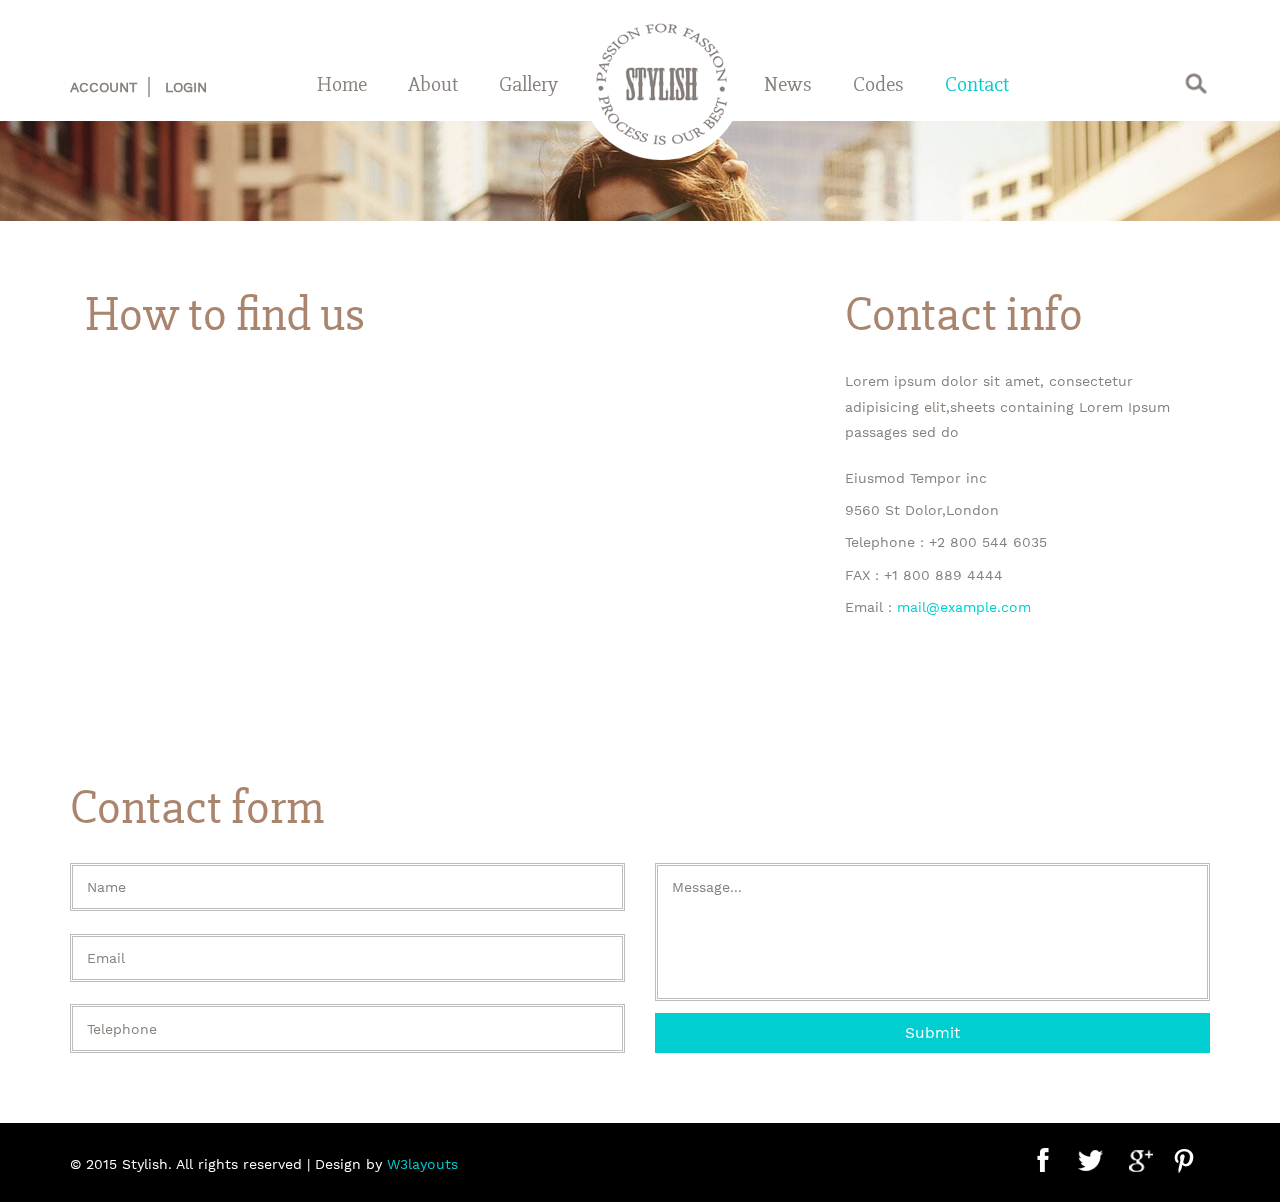
<file: contact.html>
<!--
Author: W3layouts
Author URL: http://w3layouts.com
License: Creative Commons Attribution 3.0 Unported
License URL: http://creativecommons.org/licenses/by/3.0/
-->
<!DOCTYPE html>
<html>
<head>
<title>Stylish a Fashion Category Flat bootstrap Responsive website Template | Contact :: w3layouts</title>
<!-- Custom Theme files -->
<meta name="viewport" content="width=device-width, initial-scale=1">
<meta http-equiv="Content-Type" content="text/html; charset=utf-8" />
<meta name="keywords" content="Stylish Responsive web template, Bootstrap Web Templates, Flat Web Templates, Andriod Compatible web template, 
	Smartphone Compatible web template, free webdesigns for Nokia, Samsung, LG, SonyErricsson, Motorola web design" />
<script type="application/x-javascript"> addEventListener("load", function() { setTimeout(hideURLbar, 0); }, false); function hideURLbar(){ window.scrollTo(0,1); } </script>
<!-- //Custom Theme files -->
<link href="css/bootstrap.css" type="text/css" rel="stylesheet" media="all">
<link href="css/style.css" type="text/css" rel="stylesheet" media="all">
<!-- js -->
<script src="js/jquery-1.11.1.min.js"></script> 
<!-- //js -->	
<!-- start-smoth-scrolling-->
<script type="text/javascript" src="js/move-top.js"></script>
<script type="text/javascript" src="js/easing.js"></script>	
<script type="text/javascript">
		jQuery(document).ready(function($) {
			$(".scroll").click(function(event){		
				event.preventDefault();
				$('html,body').animate({scrollTop:$(this.hash).offset().top},1000);
			});
		});
</script>
<!--//end-smoth-scrolling-->
<!--pop-up-->
<script src="js/menu_jquery.js"></script>
<!--//pop-up-->
</head>
<body>
	<!--header-->
	<div class="header">
		<div class="container">
			<div class="header-left">
				<ul> 
					<li><a href="account.html">ACCOUNT</a></li>
					<li class="login" >
						<div id="loginContainer"><a href="#" id="loginButton"><span>LOGIN</span></a>
						    <div id="loginBox">                
						        <form id="loginForm">
									<fieldset id="body">
										<fieldset>
											<label for="email">Email Address</label>
											<input type="text" name="email" id="email">
										</fieldset>
										<fieldset>
											<label for="password">Password</label>
											<input type="password" name="password" id="password">
										</fieldset>
										<input type="submit" id="login" value="Sign in">
										<label for="checkbox"><input type="checkbox" id="checkbox"> <i>Remember me</i></label>
									</fieldset>
									<span><a href="#">Forgot your password?</a></span>
								</form>
							</div>
						</div>
					</li>
				</ul>
			</div>
			<div class="logo">
				<a href="index.html"> <img src="images/logo.png" alt=""/></a>
			</div>
			<div class="top-nav">
				<span class="menu"> <img src="images/menu.png" alt=""/> </span>
				<ul>
					<li><a href="index.html">Home</a></li>
					<li><a href="about.html">About</a></li>					
					<li><a href="gallery.html">Gallery</a></li>
					<li><a href="news.html">News</a></li>
					<li><a href="codes.html">Codes</a></li>
					<li><a class="active" href="contact.html">Contact</a></li>
				</ul>
				<!-- script-for-menu -->
				<script>					
							$("span.menu").click(function(){
								$(".top-nav ul").slideToggle("slow" , function(){
								});
							});
				</script>
				<!-- script-for-menu -->
			</div>
			<div class="search-box">
				<div id="sb-search" class="sb-search">
					<form>
						<input class="sb-search-input" placeholder="search term..." type="search" name="search" id="search">
						<input class="sb-search-submit" type="submit" value="">
						<span class="sb-icon-search"> </span>
					</form>
				</div>
			</div>
			<div class="clearfix"> </div>
			<!-- search-scripts -->
			<script src="js/classie.js"></script>
			<script src="js/uisearch.js"></script>
				<script>
					new UISearch( document.getElementById( 'sb-search' ) );
				</script>
			<!-- //search-scripts -->
		</div>
	</div>	
	<!--//header-->
	<!--banner-->
	<div class="banner1 about-bnr">
	</div>	
	<!--//banner-->
	<!--contact-->
	<div class="contact">
		<div class="container">				
			<div class="contact-grids">
				<div class="col-md-8 map">
					<h1 class="hdng">How to find us</h1>
					<iframe src="https://www.google.com/maps/embed?pb=!1m18!1m12!1m3!1d158858.182370726!2d-0.10159865000000001!3d51.52864165!2m3!1f0!2f0!3f0!3m2!1i1024!2i768!4f13.1!3m3!1m2!1s0x47d8a00baf21de75%3A0x52963a5addd52a99!2sLondon%2C+UK!5e0!3m2!1sen!2sin!4v1433744055746"></iframe>
				</div>
				<div class="col-md-4 address">
					<h2>Contact info</h2>
					<p class="cnt-p">Lorem ipsum dolor sit amet, consectetur adipisicing elit,sheets containing Lorem Ipsum passages sed do </p>
					<p>Eiusmod Tempor inc</p>
					<p>9560 St Dolor,London</p>
					<p>Telephone : +2 800 544 6035</p>
					<p>FAX : +1 800 889 4444</p>
					<p>Email : <a href="mailto:example@mail.com">mail@example.com</a></p>
				</div>									
				<div class="clearfix"> </div>	
			</div>
			<div class=" contact-form">
				<h3 class="title">Contact form</h3>
				<form>
					<div class="col-md-6 form-grids">
						<input type="text" value="Name" onfocus="this.value = '';" onblur="if (this.value == '') {this.value = 'Name';}" required="">
						<input type="text" value="Email" onfocus="this.value = '';" onblur="if (this.value == '') {this.value = 'Email';}" required="">
						<input type="text" value="Telephone" onfocus="this.value = '';" onblur="if (this.value == '') {this.value = 'Telephone';}" required="">
					</div>
					<div class="col-md-6 form-grids">
						<textarea onfocus="this.value = '';" onblur="if (this.value == '') {this.value = 'Message...';}" required="">Message...</textarea>	
						<input type="submit" value="Submit" >
					</div>
					<div class="clearfix"> </div>					
				</form>
			</div>
		</div>		
	</div>
	<!--//contact-->	
	<!--footer-->
	<div class="footer">
		<div class="container">
			<div class="footer-left">
				<p> © 2015 Stylish. All rights reserved | Design by <a href="http://w3layouts.com">W3layouts</a></p>
			</div>
			<div class="social-icons">
				<ul>
					<li><a href="#" class="fb"></a></li>
					<li><a href="#"></a></li>
					<li><a href="#" class="gg"></a></li>
					<li><a href="#" class="pn"></a></li>					
				</ul>	
			</div>
			<div class="clearfix"> </div>
		</div>
	</div>
	<!--//footer-->
	<!--smooth-scrolling-of-move-up-->
	<script type="text/javascript">
		$(document).ready(function() {
			/*
			var defaults = {
				containerID: 'toTop', // fading element id
				containerHoverID: 'toTopHover', // fading element hover id
				scrollSpeed: 1200,
				easingType: 'linear' 
			};
			*/
			
			$().UItoTop({ easingType: 'easeOutQuart' });
			
		});
	</script>
	<a href="#" id="toTop" style="display: block;"> <span id="toTopHover" style="opacity: 1;"> </span></a>
	<!--//smooth-scrolling-of-move-up-->
	<!-- Bootstrap core JavaScript
    ================================================== -->
    <!-- Placed at the end of the document so the pages load faster -->
    <script src="js/bootstrap.js"></script>
</body>
</html>
</file>
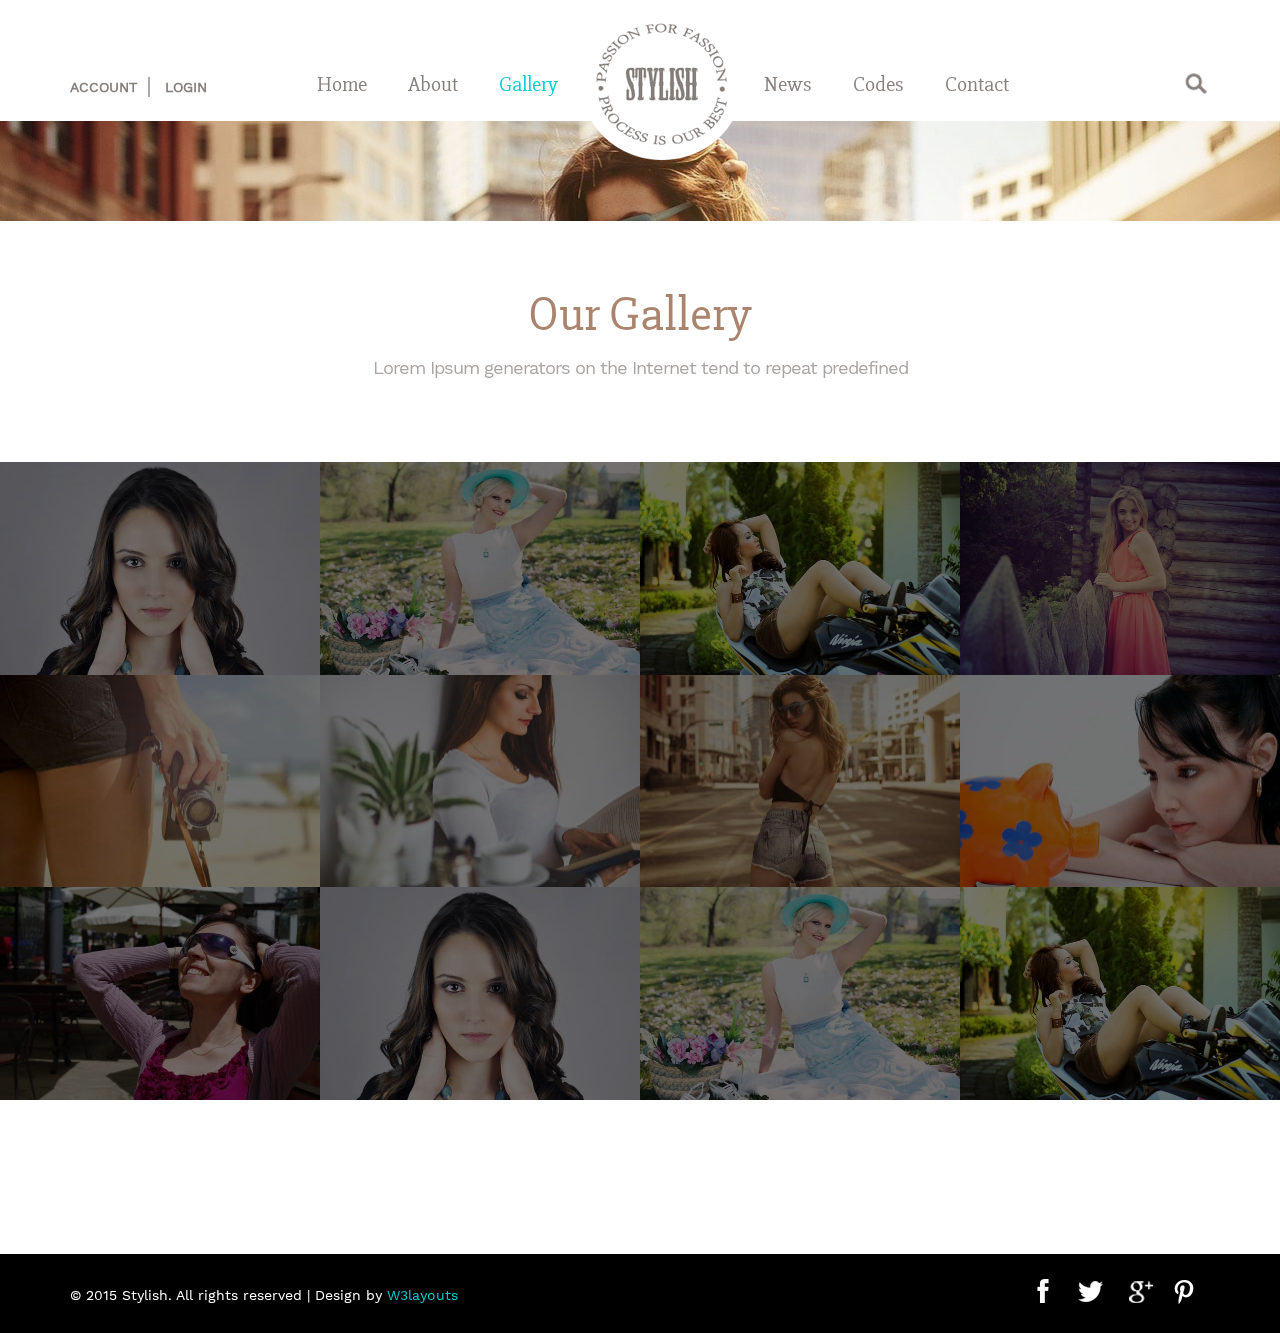
<file: gallery.html>
<!--
Author: W3layouts
Author URL: http://w3layouts.com
License: Creative Commons Attribution 3.0 Unported
License URL: http://creativecommons.org/licenses/by/3.0/
-->
<!DOCTYPE html>
<html>
<head>
<title>Stylish a Fashion Category Flat bootstrap Responsive website Template | Gallery :: w3layouts</title>
<!-- Custom Theme files -->
<meta name="viewport" content="width=device-width, initial-scale=1">
<meta http-equiv="Content-Type" content="text/html; charset=utf-8" />
<meta name="keywords" content="Stylish Responsive web template, Bootstrap Web Templates, Flat Web Templates, Andriod Compatible web template, 
	Smartphone Compatible web template, free webdesigns for Nokia, Samsung, LG, SonyErricsson, Motorola web design" />
<script type="application/x-javascript"> addEventListener("load", function() { setTimeout(hideURLbar, 0); }, false); function hideURLbar(){ window.scrollTo(0,1); } </script>
<!-- //Custom Theme files -->
<link href="css/bootstrap.css" type="text/css" rel="stylesheet" media="all">
<link href="css/style.css" type="text/css" rel="stylesheet" media="all">
<!-- js -->
<script src="js/jquery-1.11.1.min.js"></script> 
<!-- //js -->	
<!-- start-smoth-scrolling-->
<script type="text/javascript" src="js/move-top.js"></script>
<script type="text/javascript" src="js/easing.js"></script>	
<script type="text/javascript">
		jQuery(document).ready(function($) {
			$(".scroll").click(function(event){		
				event.preventDefault();
				$('html,body').animate({scrollTop:$(this.hash).offset().top},1000);
			});
		});
</script>
<!--//end-smoth-scrolling-->
<!--pop-up-->
<script src="js/menu_jquery.js"></script>
<!--//pop-up-->
<!--gallery-->
<script src="js/jquery.chocolat.js"></script>
		<link rel="stylesheet" href="css/chocolat.css" type="text/css" media="screen">
		<!--light-box-files -->
		<script type="text/javascript">
		$(function() {
			$('.gallery a').Chocolat();
		});
		</script>
<!--/gallery-->

</head>
<body>
	<!--header-->
	<div class="header">
		<div class="container">
			<div class="header-left">
				<ul> 
					<li><a href="account.html">ACCOUNT</a></li>
					<li class="login" >
						<div id="loginContainer"><a href="#" id="loginButton"><span>LOGIN</span></a>
						    <div id="loginBox">                
						        <form id="loginForm">
									<fieldset id="body">
										<fieldset>
											<label for="email">Email Address</label>
											<input type="text" name="email" id="email">
										</fieldset>
										<fieldset>
											<label for="password">Password</label>
											<input type="password" name="password" id="password">
										</fieldset>
										<input type="submit" id="login" value="Sign in">
										<label for="checkbox"><input type="checkbox" id="checkbox"> <i>Remember me</i></label>
									</fieldset>
									<span><a href="#">Forgot your password?</a></span>
								</form>
							</div>
						</div>
					</li>
				</ul>
			</div>
			<div class="logo">
				<a href="index.html"> <img src="images/logo.png" alt=""/></a>
			</div>
			<div class="top-nav">
				<span class="menu"> <img src="images/menu.png" alt=""/> </span>
				<ul>
					<li><a href="index.html">Home</a></li>
					<li><a href="about.html">About</a></li>					
					<li><a class="active"  href="gallery.html">Gallery</a></li>
					<li><a href="news.html">News</a></li>
					<li><a href="codes.html">Codes</a></li>
					<li><a href="contact.html">Contact</a></li>
				</ul>
				<!-- script-for-menu -->
				<script>					
							$("span.menu").click(function(){
								$(".top-nav ul").slideToggle("slow" , function(){
								});
							});
				</script>
				<!-- script-for-menu -->
			</div>
			<div class="search-box">
				<div id="sb-search" class="sb-search">
					<form>
						<input class="sb-search-input" placeholder="search term..." type="search" name="search" id="search">
						<input class="sb-search-submit" type="submit" value="">
						<span class="sb-icon-search"> </span>
					</form>
				</div>
			</div>
			<div class="clearfix"> </div>
			<!-- search-scripts -->
			<script src="js/classie.js"></script>
			<script src="js/uisearch.js"></script>
				<script>
					new UISearch( document.getElementById( 'sb-search' ) );
				</script>
			<!-- //search-scripts -->
		</div>
	</div>	
	<!--//header-->
	<!--banner-->
	<div class="banner1 about-bnr">
	</div>	
	<!--//banner-->	
	<!-- gallery -->
	<div class="gallery">
		<h1 class="hdng">Our Gallery</h1>
		<h2 class="hdng-two">Lorem Ipsum generators on the Internet tend to repeat predefined</h2>
		<div class="gallery-grids">
			<ul>
				<li>
					<a href="images/img10.jpg">
						<img src="images/img10.jpg" alt="" />	
						<div class="glry-bgd">
						</div>
					</a>
				</li>
				<li>
					<a href="images/img11.jpg">
						<img src="images/img11.jpg" alt="" />
						<div class="glry-bgd">
						</div>
					</a>
				</li>
				<li>
					<a href="images/img12.jpg">
						<img src="images/img12.jpg" alt="" />
						<div class="glry-bgd">
						</div>
					</a>
				</li>
				<li>
					<a href="images/img13.jpg">
						<img src="images/img13.jpg" alt="" />	
						<div class="glry-bgd">
						</div>
					</a>
				</li>
				<li>
					<a href="images/img14.jpg">
						<img src="images/img14.jpg" alt="" />								
						<div class="glry-bgd">
						</div>
					</a>
				</li>
				<li>
					<a href="images/img15.jpg">
						<img src="images/img15.jpg" alt="" />								
						<div class="glry-bgd">
						</div>
					</a>
				</li>
				<li>
					<a href="images/img16.jpg">
						<img src="images/img16.jpg" alt="" />								
						<div class="glry-bgd">
						</div>
					</a>
				</li>
				<li>
					<a href="images/img17.jpg">
						<img src="images/img17.jpg" alt="" />								
						<div class="glry-bgd">
						</div>
					</a>
				</li>
				<li>
					<a href="images/img18.jpg">
						<img src="images/img18.jpg" alt="" />								
						<div class="glry-bgd">
						</div>
					</a>
				</li>
				<li>
					<a href="images/img10.jpg">
						<img src="images/img10.jpg" alt="" />								
						<div class="glry-bgd">
						</div>
					</a>
				</li>
				<li>
					<a href="images/img11.jpg">
						<img src="images/img11.jpg" alt="" />								
						<div class="glry-bgd">
						</div>
					</a>
				</li>
				<li>
					<a href="images/img12.jpg">
						<img src="images/img12.jpg" alt="" />								
						<div class="glry-bgd">
						</div>
					</a>
				</li>
			</ul>
			<div class="clearfix"> </div>
		</div>	
	</div>
	<!--//gallery -->
	<!--footer-->
	<div class="footer">
		<div class="container">
			<div class="footer-left">
				<p> © 2015 Stylish. All rights reserved | Design by <a href="http://w3layouts.com">W3layouts</a></p>
			</div>
			<div class="social-icons">
				<ul>
					<li><a href="#" class="fb"></a></li>
					<li><a href="#"></a></li>
					<li><a href="#" class="gg"></a></li>
					<li><a href="#" class="pn"></a></li>					
				</ul>	
			</div>
			<div class="clearfix"> </div>
		</div>
	</div>
	<!--//footer-->
	<!--smooth-scrolling-of-move-up-->
	<script type="text/javascript">
		$(document).ready(function() {
			/*
			var defaults = {
				containerID: 'toTop', // fading element id
				containerHoverID: 'toTopHover', // fading element hover id
				scrollSpeed: 1200,
				easingType: 'linear' 
			};
			*/
			
			$().UItoTop({ easingType: 'easeOutQuart' });
			
		});
	</script>
	<a href="#" id="toTop" style="display: block;"> <span id="toTopHover" style="opacity: 1;"> </span></a>
	<!--//smooth-scrolling-of-move-up-->
	<!-- Bootstrap core JavaScript
    ================================================== -->
    <!-- Placed at the end of the document so the pages load faster -->
    <script src="js/bootstrap.js"></script>
</body>
</html>
</file>
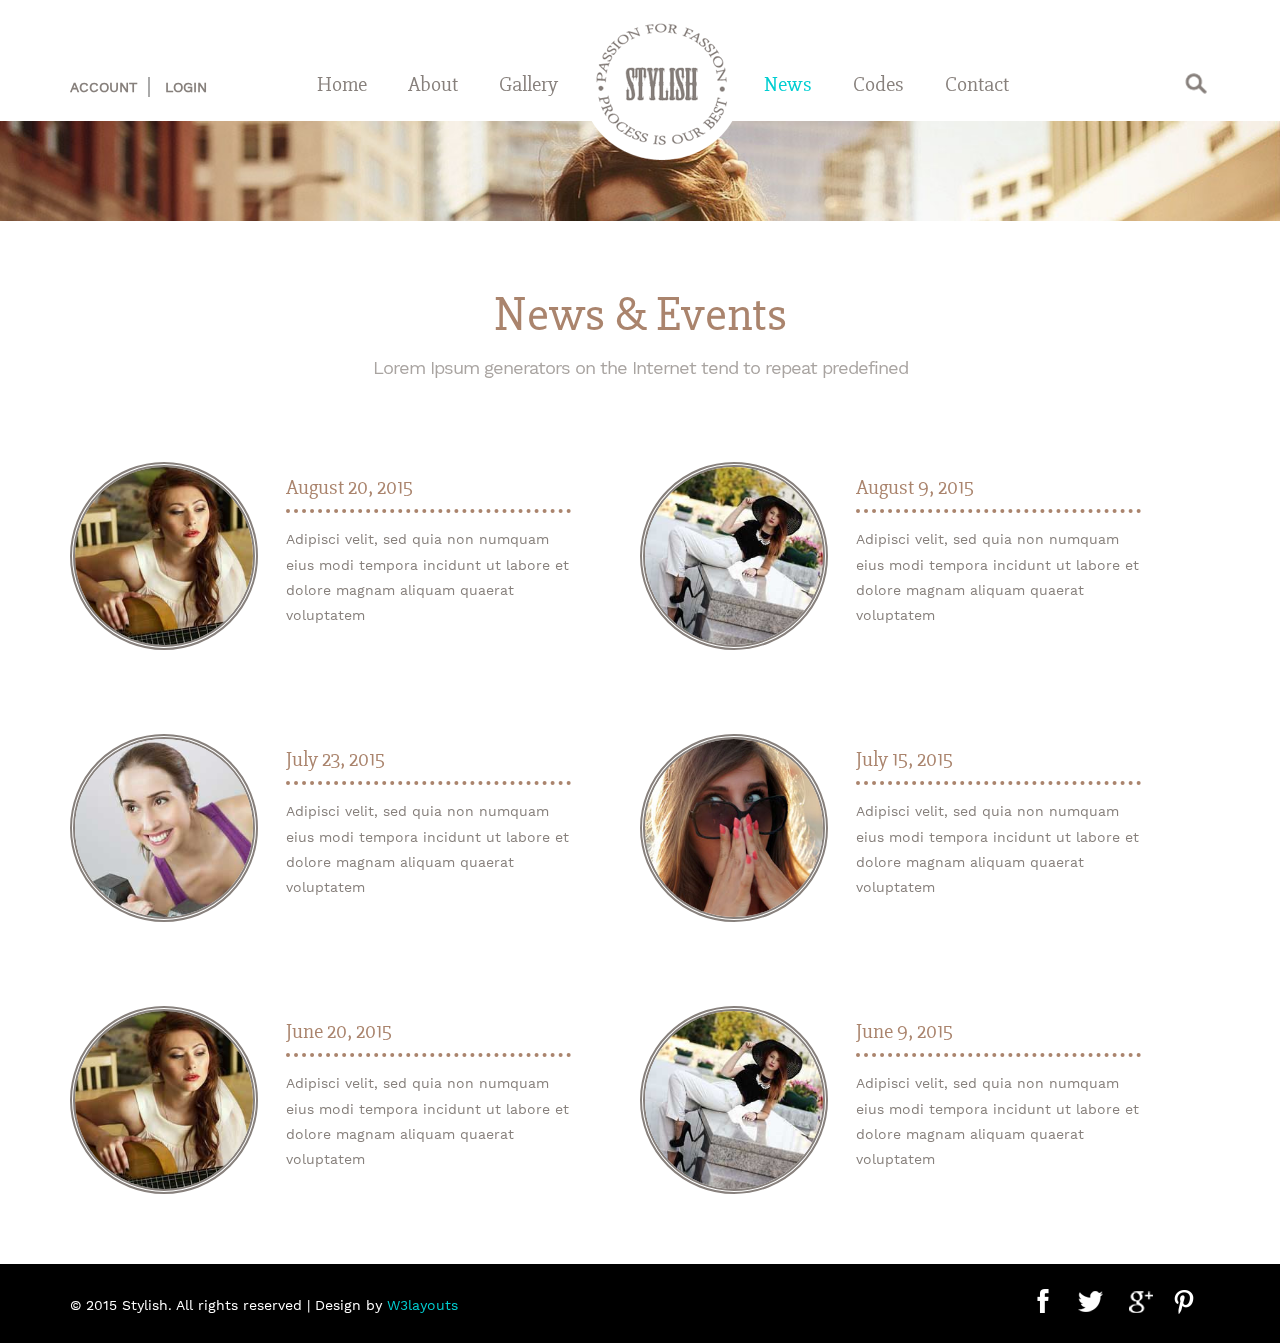
<file: news.html>
<!--
Author: W3layouts
Author URL: http://w3layouts.com
License: Creative Commons Attribution 3.0 Unported
License URL: http://creativecommons.org/licenses/by/3.0/
-->
<!DOCTYPE html>
<html>
<head>
<title>Stylish a Fashion Category Flat bootstrap Responsive website Template | News:: w3layouts</title>
<!-- Custom Theme files -->
<meta name="viewport" content="width=device-width, initial-scale=1">
<meta http-equiv="Content-Type" content="text/html; charset=utf-8" />
<meta name="keywords" content="Stylish Responsive web template, Bootstrap Web Templates, Flat Web Templates, Andriod Compatible web template, 
	Smartphone Compatible web template, free webdesigns for Nokia, Samsung, LG, SonyErricsson, Motorola web design" />
<script type="application/x-javascript"> addEventListener("load", function() { setTimeout(hideURLbar, 0); }, false); function hideURLbar(){ window.scrollTo(0,1); } </script>
<!-- //Custom Theme files -->
<link href="css/bootstrap.css" type="text/css" rel="stylesheet" media="all">
<link href="css/style.css" type="text/css" rel="stylesheet" media="all">
<!-- js -->
<script src="js/jquery-1.11.1.min.js"></script> 
<!-- //js -->	
<!-- start-smoth-scrolling-->
<script type="text/javascript" src="js/move-top.js"></script>
<script type="text/javascript" src="js/easing.js"></script>	
<script type="text/javascript">
		jQuery(document).ready(function($) {
			$(".scroll").click(function(event){		
				event.preventDefault();
				$('html,body').animate({scrollTop:$(this.hash).offset().top},1000);
			});
		});
</script>
<!--//end-smoth-scrolling-->
<!--pop-up-->
<script src="js/menu_jquery.js"></script>
<!--//pop-up-->
</head>
<body>
	<!--header-->
	<div class="header">
		<div class="container">
			<div class="header-left">
				<ul> 
					<li><a href="account.html">ACCOUNT</a></li>
					<li class="login" >
						<div id="loginContainer"><a href="#" id="loginButton"><span>LOGIN</span></a>
						    <div id="loginBox">                
						        <form id="loginForm">
									<fieldset id="body">
										<fieldset>
											<label for="email">Email Address</label>
											<input type="text" name="email" id="email">
										</fieldset>
										<fieldset>
											<label for="password">Password</label>
											<input type="password" name="password" id="password">
										</fieldset>
										<input type="submit" id="login" value="Sign in">
										<label for="checkbox"><input type="checkbox" id="checkbox"> <i>Remember me</i></label>
									</fieldset>
									<span><a href="#">Forgot your password?</a></span>
								</form>
							</div>
						</div>
					</li>
				</ul>
			</div>
			<div class="logo">
				<a href="index.html"> <img src="images/logo.png" alt=""/></a>
			</div>
			<div class="top-nav">
				<span class="menu"> <img src="images/menu.png" alt=""/> </span>
				<ul>
					<li><a href="index.html">Home</a></li>
					<li><a href="about.html">About</a></li>					
					<li><a href="gallery.html">Gallery</a></li>
					<li><a class="active" href="news.html">News</a></li>
					<li><a href="codes.html">Codes</a></li>
					<li><a href="contact.html">Contact</a></li>
				</ul>
				<!-- script-for-menu -->
				<script>					
							$("span.menu").click(function(){
								$(".top-nav ul").slideToggle("slow" , function(){
								});
							});
				</script>
				<!-- script-for-menu -->
			</div>
			<div class="search-box">
				<div id="sb-search" class="sb-search">
					<form>
						<input class="sb-search-input" placeholder="search term..." type="search" name="search" id="search">
						<input class="sb-search-submit" type="submit" value="">
						<span class="sb-icon-search"> </span>
					</form>
				</div>
			</div>
			<div class="clearfix"> </div>
			<!-- search-scripts -->
			<script src="js/classie.js"></script>
			<script src="js/uisearch.js"></script>
				<script>
					new UISearch( document.getElementById( 'sb-search' ) );
				</script>
			<!-- //search-scripts -->
		</div>
	</div>	
	<!--//header-->
	<!--banner-->
	<div class="banner1 about-bnr">
	</div>	
	<!--//banner-->
	<!--news-->
	<div class="news">
		<div class="container">
			<h1 class="hdng">News & Events</h1>
			<h2 class="hdng-two">Lorem Ipsum generators on the Internet tend to repeat predefined</h2>
			<div class="news-info">
				<div class="col-md-6 news-grids">
					<div class="news-grids-left">
						<img src="images/img19.jpg" class="img-responsive" alt="/">
					</div>
					<div class="news-grids-right">
						<h5> August 20, 2015</h5>
						<p>Adipisci velit, sed quia non numquam eius modi tempora incidunt 
							ut labore et dolore magnam aliquam quaerat voluptatem </p>
					</div>
					<div class="clearfix"> </div>
				</div>
				<div class="col-md-6 news-grids">
					<div class="news-grids-left">
						<img src="images/img20.jpg" class="img-responsive" alt="/">
					</div>
					<div class="news-grids-right">
						<h5> August 9, 2015</h5>
						<p>Adipisci velit, sed quia non numquam eius modi tempora incidunt 
							ut labore et dolore magnam aliquam quaerat voluptatem </p>
					</div>
					<div class="clearfix"> </div>
				</div>
				<div class="col-md-6 news-grids">
					<div class="news-grids-left">
						<img src="images/img21.jpg" class="img-responsive" alt="/">
					</div>
					<div class="news-grids-right">
						<h5> July 23, 2015</h5>
						<p>Adipisci velit, sed quia non numquam eius modi tempora incidunt 
							ut labore et dolore magnam aliquam quaerat voluptatem </p>
					</div>
					<div class="clearfix"> </div>
				</div>
				<div class="col-md-6 news-grids">
					<div class="news-grids-left">
						<img src="images/img22.jpg" class="img-responsive" alt="/">
					</div>
					<div class="news-grids-right">
						<h5> July 15, 2015</h5>
						<p>Adipisci velit, sed quia non numquam eius modi tempora incidunt 
							ut labore et dolore magnam aliquam quaerat voluptatem </p>
					</div>
					<div class="clearfix"> </div>
				</div>
				<div class="col-md-6 news-grids">
					<div class="news-grids-left">
						<img src="images/img19.jpg" class="img-responsive" alt="/">
					</div>
					<div class="news-grids-right">
						<h5> June 20, 2015</h5>
						<p>Adipisci velit, sed quia non numquam eius modi tempora incidunt 
							ut labore et dolore magnam aliquam quaerat voluptatem </p>
					</div>
					<div class="clearfix"> </div>
				</div>
				<div class="col-md-6 news-grids">
					<div class="news-grids-left">
						<img src="images/img20.jpg" class="img-responsive" alt="/">
					</div>
					<div class="news-grids-right">
						<h5> June 9, 2015</h5>
						<p>Adipisci velit, sed quia non numquam eius modi tempora incidunt 
							ut labore et dolore magnam aliquam quaerat voluptatem </p>
					</div>
					<div class="clearfix"> </div>
				</div>
				<div class="clearfix"> </div>
			</div>
		</div>
	</div>
	<!--//news-->
	<!--footer-->
	<div class="footer">
		<div class="container">
			<div class="footer-left">
				<p> © 2015 Stylish. All rights reserved | Design by <a href="http://w3layouts.com">W3layouts</a></p>
			</div>
			<div class="social-icons">
				<ul>
					<li><a href="#" class="fb"></a></li>
					<li><a href="#"></a></li>
					<li><a href="#" class="gg"></a></li>
					<li><a href="#" class="pn"></a></li>					
				</ul>	
			</div>
			<div class="clearfix"> </div>
		</div>
	</div>
	<!--//footer-->
	<!--smooth-scrolling-of-move-up-->
	<script type="text/javascript">
		$(document).ready(function() {
			/*
			var defaults = {
				containerID: 'toTop', // fading element id
				containerHoverID: 'toTopHover', // fading element hover id
				scrollSpeed: 1200,
				easingType: 'linear' 
			};
			*/
			
			$().UItoTop({ easingType: 'easeOutQuart' });
			
		});
	</script>
	<a href="#" id="toTop" style="display: block;"> <span id="toTopHover" style="opacity: 1;"> </span></a>
	<!--//smooth-scrolling-of-move-up-->
	<!-- Bootstrap core JavaScript
    ================================================== -->
    <!-- Placed at the end of the document so the pages load faster -->
    <script src="js/bootstrap.js"></script>
</body>
</html>
</file>
<file: css/style.css>
/*--
Author: W3layouts
Author URL: http://w3layouts.com
License: Creative Commons Attribution 3.0 Unported
License URL: http://creativecommons.org/licenses/by/3.0/
--*/
body{
	margin:0;
	font-family: 'WorkSans-Regular';
}
@font-face {
      font-family: 'WorkSans-Regular';
      src: url(../fonts/WorkSans-Regular.ttf) format('truetype');
}
@font-face {
      font-family: 'Slabo27px-Regular';
      src: url(../fonts/Slabo27px-Regular.ttf) format('truetype');
}
body a{
	transition: 0.5s all ease;
	-webkit-transition: 0.5s all ease;
	-moz-transition: 0.5s all ease;
	-o-transition: 0.5s all ease;
	-ms-transition: 0.5s all ease;
	text-decoration:none;
}
h1,h2,h3,h4,h5,h6{
	margin:0;			   
}
p{
	margin:0;
}
ul,label{
	margin:0;
	padding:0;
}
body a:hover{
	text-decoration:none;
}
/*--header--*/
.header {
    background: none;
    position: relative;
    padding: 5em 0 1.5em;
}
.header-left {
    float: left;
	margin-top: 0.5em;
}
.header-left ul li {
    display: inline-block;
}
.header-left ul li a {
    font-size: 1em;
    color: #87807c;
}
.header-left ul li a {
    font-size: 1em;
    color: #87807c;
    font-weight: 800;
}
.header-left ul li:nth-child(1) {
    padding-right: 11px;
    margin-right: 10px;
    border-right: 2px solid #aaa;
}
.logo {
    position: absolute;
    top: 9%;
    z-index: 999;
    left:46%;
}
.logo a {
    display: block;
}
.top-nav {
    text-align: center;
    float: left;
    width: 78%;
    margin: 0 auto;
}
span.menu {
	display: none;
}
.top-nav ul {
	margin: 0;
}
.top-nav ul li{
	list-style-type:none;
	display: inline-block;
	margin: 0 1.3em;
}	
.top-nav ul li:nth-child(3) {
    margin-right: 13em;
}
.top-nav  li a {
  color: #87807c;
  font-size: 1.5em;
  padding:0;
  font-family: 'Slabo27px-Regular';
}
.top-nav li a:hover ,.top-nav li a.active{
  color: #00CED1;
}
/*--//header--*/
/*--banner--*/
.banner{
	position:relative;
}
.banner1{
	background:url(../images/banner.jpg)no-repeat 0px 0px;	
	background-size:cover; 
	min-height: 600px;
}
.banner2{
	background:url(../images/banner1.jpg)no-repeat 0px 0px;
	background-size:cover; 
}
.banner3{
	background:url(../images/banner2.jpg)no-repeat 0px 0px;
	background-size:cover;
}
/*--//banner--*/
/*------------------ Slider Part starts Here----------*/
#slider3,#slider4 {
  box-shadow: none;
  -moz-box-shadow: none;
  -webkit-box-shadow: none;
  margin: 0 auto;
}
.rslides_tabs {
  list-style: none;
  padding: 0;
  background: rgba(0,0,0,.25);
  box-shadow: 0 0 1px rgba(255,255,255,.3), inset 0 0 5px rgba(0,0,0,1.0);
  -moz-box-shadow: 0 0 1px rgba(255,255,255,.3), inset 0 0 5px rgba(0,0,0,1.0);
  -webkit-box-shadow: 0 0 1px rgba(255,255,255,.3), inset 0 0 5px rgba(0,0,0,1.0);
  font-size: 18px;
  list-style: none;
  margin: 0 auto 50px;
  max-width: 540px;
  padding: 10px 0;
  text-align: center;
  width: 100%;
}
.rslides_tabs li {
  display: inline;
  float: none;
  margin-right: 1px;
}
.rslides_tabs a {
  width: auto;
  line-height: 20px;
  padding: 9px 20px;
  height: auto;
  background: transparent;
  display: inline;
}
.rslides_tabs li:first-child {
  margin-left: 0;
}
.rslides_tabs .rslides_here a {
  background: rgba(255,255,255,.1);
  color: #fff;
  font-weight: bold;
}
.events {
  list-style: none;
}
.callbacks {
  position: relative;
  list-style: none;
  overflow: hidden;
  width: 100%;
  padding: 0;
  margin: 0;
}
.callbacks li {
  position: absolute;
  width: 100%;
  left: 0;
  top: 0;
}
.callbacks img {
  position: relative;
  z-index: 1;
  height: auto;
  border: 0;
}
.callbacks_nav {
    position: absolute;
    -webkit-tap-highlight-color: rgba(0,0,0,0);
    top: 49%;
    left: 3%;
    z-index: 3;
    text-indent: -9999px;
    overflow: hidden;
    text-decoration: none;
    height: 32px;
    width: 32px;
    background: transparent url("../images/icons.png") no-repeat 0px 0px;
}
.callbacks_nav:active {
  opacity: 1.0;
}
.callbacks_nav.next {
    left: auto;
    right: 3%;
    background: url(../images/icons.png)no-repeat -36px 0px;
}
#slider3-pager a ,#slider4-pager a {
  display: inline-block;
}
#slider3-pager span, #slider4-pager span{
  float: left;
}
#slider3-pager span,#slider4-pager span{
	width:100px;
	height:15px;
	background:#fff;
	display:inline-block;
	border-radius:30em;
	opacity:0.6;
}
#slider3-pager .rslides_here a , #slider4-pager .rslides_here a {
  background: #FFF;
  border-radius:30em;
  opacity:1;
}
#slider3-pager a ,#slider4-pager a{
  padding: 0;
}
#slider3-pager li ,#slider4-pager li{
	display:inline-block;
}
.rslides {
  position: relative;
  list-style: none;
  overflow: hidden;
  width: 100%;
  padding: 0;
  margin: 0;
}
.rslides li {
  -webkit-backface-visibility: hidden;
  position: absolute;
  display: none;
  width: 100%;
  left: 0;
  top: 0;
}
.rslides li{
  position: relative;
  display: block;
  float: left;
}
.rslides img {
  height: auto;
  border: 0;
  width:100%;
}
.callbacks_tabs {
    list-style: none;
    position: absolute;
    bottom: -6%;
    z-index: 111;
    left: 47%;
    padding: 0;
    margin: 0;
}
.callbacks_tabs li{
	display:inline-block;
	margin: 0 .3em;
}
@media screen and (max-width: 600px){
  .callbacks_nav {
    top: 47%;
    }
}
/*----*/
.callbacks_tabs a{
 visibility: hidden;
}
.callbacks_tabs a:after {
    content: "\f111";
    font-size: 0;
    font-family: FontAwesome;
    visibility: visible;
    display: block;
    height: 9px;
    border-radius: 18px;
    width: 40px;
    display: inline-block;
    background: #fff;
	border:1px solid #00CED1;
}
.callbacks_here a:after{
	background: #00CED1;
}
/*--//slider end here--*/
/*--start-search--*/
.search-box {
    float: right;
}
.sb-search {
	position: absolute;
	right: 14%;
	width: 0%;
	min-width: 41px;
	margin: 0;
	height: 26px;
	float: right;
	overflow: hidden;
	-webkit-transition: width 0.3s;
	-moz-transition: width 0.3s;
	transition: width 0.3s;
	-webkit-backface-visibility: hidden;
	background: none;
}
.sb-search-input {
    position: absolute;
    top: 0px;
    left: 0;
    border: none;
    outline: none;
    height: 25px;
	width:80%;
    margin: 0;
    z-index: 10;
    font-size: 1em;
    color: #808080;
    padding: 0 0.5em;
    border-bottom: 1px solid;
}
.sb-search-input::-webkit-input-placeholder {
	color:#000;
}
.sb-search-input:-moz-placeholder {
	color: #000;
}
.sb-search-input::-moz-placeholder {
	color: #efb480;
}
.sb-search-input:-ms-input-placeholder {
	color: #ffffff;
}
.sb-icon-search,.sb-search-submit  {
	width: 41px;
    height: 35px;
    display: block;
    position: absolute;
    right: 0;
    top: 0px;
    padding: 0;
    margin: 0;
    line-height: 85px;
    text-align: center;
	cursor: pointer;
}
.sb-search-submit {
	background:#fff url('../images/search.png') no-repeat center 3px;
	-ms-filter: "progid:DXImageTransform.Microsoft.Alpha(Opacity=0)"; /* IE 8 */
    filter: alpha(opacity=0); /* IE 5-7 */
    color: transparent;
	border: none;
	outline: none;
	z-index: -1;
	-webkit-appearance: none;
}
.sb-icon-search {
   background:#fff url('../images/search.png') no-repeat center 3px;
	z-index: 90;
}
/* Open state */
.sb-search.sb-search-open,.no-js .sb-search {
	width:12%;
}
.sb-search.sb-search-open .sb-icon-search,.no-js .sb-search .sb-icon-search {
	z-index: 11;
}
.sb-search.sb-search-open .sb-search-submit,.no-js .sb-search .sb-search-submit {
	z-index: 90;
}
/*-- search-ends --*/
/*--//start-search--*/
h3.title {
    font-size: 3.5em;
    font-family: 'Slabo27px-Regular';
    line-height: 1em;
    color: #AA846D;
    text-align: center;
}
h1.hdng{
    font-size: 3.5em;
    font-family: 'Slabo27px-Regular';
    line-height: 1em;
    color: #AA846D;
    text-align: center;
}
.welcome,.about,.gallery,.news,.codes,.contact,.account{
	padding: 5em 0;
}
.banner-bottom {
    background: url(../images/slid1.jpg)no-repeat 0px 0px fixed;
	background-size:cover;
	padding: 8em 0;
}
.banner-bottom h2, .contact h2 {
    font-size: 3.5em;
    margin-top: 1em;
    font-family: 'Slabo27px-Regular';
    line-height: 1em;
    color: #fff;
}
.banner-bottom p {
    font-size: 1em;
    margin-top: 1.5em;
    color: rgba(179, 179, 179, 0.89);
    line-height: 1.6em;
}
.banner-bottom h4 {
    font-size: 1.6em;
    color: #fff;
    letter-spacing: -1px;
}
/*--welcome--*/
.welcome p {
    font-size: 1em;
	margin-top:.5em;
    color: #87807c;
    line-height: 1.8em;
	text-align:center;
}
.welcome img{
	width:100%; 
}
.welcome-info {
    margin: 3em 0;
}
/*--//welcome--*/
/*--services--*/
.services {
    background: url(../images/slid.jpg)no-repeat 0px 0px;
    background-size: cover;
	padding: 8em 0 5em;
}
.services-grids {
    background-color: #fff;
    width: 50%;
    margin: 0 auto;
    text-align: center;
    padding: 5em 0;
}
.services span.glyphicon {
    font-size: 3em;
}
.services h4 {
    font-size: 2.5em;
    margin: 0.6em 0;
    font-family: 'Slabo27px-Regular';
    color: #AA846D;
}
.services p {
    font-size: 1em;
    color: #87807c;
    line-height: 1.6em;
    width: 50%;
    margin: 0 auto;
}
.services span.glyphicon {
    font-size: 3em;
    color: #00CED1;
    border: 10px double;
    padding: 0.5em;
    border-radius: 20px;
}
/*--//services--*/
/*--work--*/
.work-grids.work-img {
    background: url(../images/img3.jpg)no-repeat 0px 0px;
    background-size: cover;
    min-height: 560px;
}
.work-grids {
    padding: 8.5em 5em;
}
.work-grids h3 {
    font-size: 3em;
    font-family: 'Slabo27px-Regular';
    color: #AA846D;
}
.work-grids p {
    font-size: 1em;
    color: #87807c;
    line-height: 1.6em;
    margin: 1.5em 0 1em;
}
.work-grids ul li {
    display: block;
    margin: 1em 0 0;
}
.work-grids ul li a{
    font-size: 1em;
    color: #87807c;
}
.work-grids ul li a:hover {
    color: #00CED1;
	padding-left: 10px;
}
span.glyphicon.glyphicon-chevron-right {
    font-size: .9em;
    margin-right: 1em;
}
.work-grids.work-img.work-img-btm {
    background: url(../images/img4.jpg)no-repeat 0px 0px;
    background-size: cover;
    min-height: 560px;
}
/*--//work--*/
/*--footer--*/
.footer {
  text-align: center;
  background:#000;
  padding:1.5em 0;
}
.footer p {
    color: #fff;
    font-size: 1em;
    margin-top: 10px;
}
.footer p a {
  color:#00CED1;
}
.footer p a:hover{
  color:#fff;
}
.footer-left {
    float: left;
}
.social-icons {
    float: right;
}
.social-icons ul li {
    display: inline-block;
    margin-right: 10px;
}
.social-icons ul li a {
    background: url(../images/iconsprite.png)no-repeat 3px -33px;
    display: block;
    width: 32px;
    height: 32px;
    transition: none;
}
.social-icons ul li a.fb {
    background: url(../images/iconsprite.png)no-repeat 10px 3px;
}
.social-icons ul li a.pn {
    background: url(../images/iconsprite.png)no-repeat 6px -108px;
}
.social-icons ul li a.gg {
    background: url(../images/iconsprite.png)no-repeat 6px -69px;
}
.social-icons ul li a:hover {    
	opacity: 0.5;
}
/*--//footer--*/
/*--slider-up-arrow--*/
#toTop {
	display: none;
	text-decoration: none;
	position: fixed;
	bottom: 3%;
	right: 3%;
	overflow: hidden;
	width: 32px;
	height: 32px;
	border: none;
	text-indent: 100%;
	background: url("../images/move-up.png") no-repeat 0px 0px;
}
#toTopHover {
	width: 32px;
	height: 32px;
	display: block;
	overflow: hidden;
	float: right;
	opacity: 0;
	-moz-opacity: 0;
	filter: alpha(opacity=0);
}
/*--//slider-up-arrow--*/
/*--about-page--*/
.banner1.about-bnr {
    min-height: 100px;
}
.about-text{
	padding: 3em 0 5em;
}
.about-text-left img {
	width: 100%;
}
.about-info-left:nth-child(1){
	padding-left: 0;
}
.about-text-right h4 {
    color: #00CED1;
    font-size: 1.5em;
    font-family: WorkSans-Regular;
    letter-spacing: -1px;
}
.about-text-right p {
    font-size: 1em;
    margin-top: 1em;
    color: #87807c;
    line-height: 1.8em;
}
.about-text-right ul {
	padding: 0;
}
.about-text-right ul li {
    display: block;
    margin: 1.2em 0 0;
}
.about-text-right ul li a{
  color: #87807c;
  font-size: 1em;
}
.about-text-right ul li a:hover{
	color: #00CED1;
    padding-left: 10px;
}
.about-slid {
    background: url(../images/slid3.jpg)no-repeat 0px 0px fixed;
    background-size: cover;
    text-align: center;
    padding: 6em 0;
}
.about-slid h2{
  font-size: 3.4em;
  color: #fff;
  font-family: 'Slabo27px-Regular';
}
.about-slid p {
    color: #fff;
    font-size: 1em;
    margin: 2em auto 0;
    line-height: 1.8em;
    width: 75%;
}
.about-slid-info {
  width: 80%;
  margin: 0 auto;
}
.about-team {
    padding: 2em 0 4em;
}
.row.team-row {
  margin: 5em 0 0;
}
.thumbnail.team-thmnl {
  border: none;
  text-align: center;
}
.about-team .caption {
  padding: 1.5em .5em!important;
}
.about-team h4 {
    font-size: 1.8em;
    font-family: 'Slabo27px-Regular';
}
.about-team  h4 a{
  color:#00CED1;
}
.about-team  h4 a:hover{
  color: #AA846D;
}
.about-team p {
  color: #87807c;
  font-size: 1em;
  line-height: 1.8em;
  margin-top: 1em;
}
img.zoom-img {
     transform: scale(1, 1);
	-webkit-transform: scale(1, 1);
	-moz-transform: scale(1, 1);
	-ms-transform: scale(1, 1);
	-o-transform: scale(1, 1);
	transition-timing-function: ease-out;
	-webkit-transition-timing-function: ease-out;
	-moz-transition-timing-function: ease-out;
	-ms-transition-timing-function: ease-out;
	-o-transition-timing-function: ease-out;
	-webkit-transition-duration: .5s;
	-moz-transition-duration: .5s;
	-ms-transition-duration: .5s;
	-o-transition-duration: .5s;
}
.team-grids:hover img.zoom-img {
     transform: scale(1.08);
	-webkit-transform: scale(1.08);
	-moz-transform: scale(1.08);
	-ms-transform: scale(1.08);
	-o-transform: scale(1.08);
	-webkit-transition-timing-function: ease-in-out;
	-webkit-transition-duration: 750ms;
	-moz-transition-timing-function: ease-in-out;
	-moz-transition-duration: 750ms;
	-ms-transition-timing-function: ease-in-out;
	-o-transition-timing-function: ease-in-out;
	-ms-transition-duration: 750ms;
	-o-transition-duration: 750ms;
	overflow: hidden;
}
/*--//about-page--*/
/*--Login --*/
#loginContainer {
    position:relative;
}
#loginContainer a span{
  display:block;
}
/* Login Button */
#loginButton { 
    display:inline-block;  
    position:relative;
    z-index:30;
    cursor:pointer;
}
/* Login Box */
#loginBox {
    position:absolute;
	top: 44px;
	left: -18px;
    display:none;
    z-index:99999;
}
#loginForm:after {
	content: '';
	position: absolute;
	left: 25px;
	top: -10px;
	border-left:10px solid rgba(0, 0, 0, 0);
	border-right:10px solid rgba(0, 0, 0, 0);
	border-bottom: 10px solid #00CED1;
}
/* Login Form */
#loginForm {
   width: 300px;
	background: #fff;
	border: 1px solid #d6d6d6;
}
#loginForm fieldset {
    margin:0 0 15px 0;
    display:block;
    border:0;
    padding:0;
}
fieldset#body {
    border-radius:3px;
    -webkit-border-radius:3px;
    -moz-border-radius:3px;
    -o-border-radius:3px;
    padding:15px 15px;
    margin:0;
}
#loginForm #checkbox {
    width:auto;
    margin:3px 6px 0 0;
    float:left;
    padding:0;
    border:0;
    *margin:-3px 9px 0 0; /* IE7 Fix */
}
#body label {
    color:#87807c;
    margin:10px 0 0 0;
    display:block;
    float:left;
    font-size:0.9em;
}
#loginForm #body fieldset label{
    display:block;
    float:none;
    margin:0 0 6px 0;
}
#body label i {
    color: #87807c;
    font-size: 1em;
}
/* Default Input */
#loginForm input {
    width:92%;
    border:1px solid #DADADA;
	color: #222;
	background:#FFF;
    padding:6px;
	font-size: 0.9em;
    -webkit-apperance:none;
}
/* Sign In Button */
#loginForm #login {
    background: #00CED1;
    color: #fff;
    font-size: 1em;
    padding: 5px 20px;
    border: 1px solid #00CED1;
    /* margin: 0; */
    transition: all .5s;
    -webkit-transition: all .5s;
    -moz-transition: all .5s;
    -o-transition: all .5s;
    font-family: 'WorkSans-Regular';
}
#loginForm #login:hover {
	background: #fff;
	color: #00CED1;
}
/* Forgot your password */
#loginForm span {
    display: block;
    padding-bottom: 15px;
    text-align: center;
}
#loginForm span a{
    font-weight:100;
}
#loginForm span a:hover{
	text-decoration:underline;
	color:#00CED1;
}
input:focus {
    outline:none;
}
/*--//Login --*/
/*--gallery--*/
.gallery-grids {
    margin: 6em 0;
}
h2.hdng-two {
    font-size: 1.3em;
    text-align: center;
    margin-top: 1em;
    letter-spacing: -1px;
    color: #A9A4A1;
}
.gallery-grids ul li {
    display: inline-block;
    width: 25%;
    float: left;
	position:relative;
}
.gallery-grids ul li a{
	display:block;
}
.gallery-grids ul li a img {
    width: 100%;
}
.glry-bgd {
    position: absolute;
    top: 0%;
    text-align: center;
    width: 100%;
    background: rgba(0, 0, 0, 0.55);
    height: 100%;
    transition: .5s all;
    -webkit-transition: .5s all;
    -moz-transition: .5s all;
    -o-transition: .5s all;
    -ms-transition: .5s all;
}
.gallery-grids ul li:hover div.glry-bgd  {
	background:none;
}
/*--//gallery--*/
/*--news--*/
.news-grids {
    margin-top: 6em;
	padding: 0;	
}
.news-grids-left {
    float: left;
    width: 33%;
    margin-right: 2em;
}
.news-grids-right {
    float: left;
    width: 50%;
	margin-top: 1em;
}
.news-grids-left img {
    border-radius: 50%;
	-webkit-border-radius: 50%;
	-o-border-radius: 50%;
	-ms-border-radius: 50%;
    border: 5px double #87807C;
}
.news-grids h5 {
    font-size: 1.5em;
    border-bottom: 4px dotted;
    padding-bottom: 10px;
    color: #AA846D;
    font-family: 'Slabo27px-Regular';
}
.news-grids p {
    font-size: 1em;
    line-height: 1.8em;
    margin-top: 1em;
    color:#87807c;
}
/*--//news--*/
/*--Shortcodes--*/
h3.hdg {
    font-size: 2em;
}
.show-grid [class^=col-] {
    background: #fff;
  text-align: center;
  margin-bottom: 10px;
  line-height: 2em;
  border: 10px solid #f0f0f0;
}
.show-grid [class*="col-"]:hover {
  background: #e0e0e0;
}
.grid_3{
	margin-bottom:2em;
}
.xs h3, h3.m_1{
	color:#000;
	font-size:1.7em;
	font-weight:300;
	margin-bottom: 1em;
}
.grid_3 p{
  color: #999;
  font-size: 0.85em;
  margin-bottom: 1em;
  font-weight: 300;
}
.grid_4{
	background:none;
	margin-top:50px;
}
.label {
  font-weight: 300 !important;
  border-radius:4px;
}  
.grid_5{
	background:none;
	padding:2em 0;
}
.grid_5 h3, .grid_5 h2, .grid_5 h1, .grid_5 h4, .grid_5 h5, h3.hdg {
    margin-bottom: 0.6em;
    color: #00CED1;
}
.table > thead > tr > th, .table > tbody > tr > th, .table > tfoot > tr > th, .table > thead > tr > td, .table > tbody > tr > td, .table > tfoot > tr > td {
  border-top: none !important;
}
.tab-content > .active {
  display: block;
  visibility: visible;
}
.pagination > .active > a, .pagination > .active > span, .pagination > .active > a:hover, .pagination > .active > span:hover, .pagination > .active > a:focus, .pagination > .active > span:focus {
  z-index: 0;
}
.badge-primary {
  background-color: #03a9f4;
}
.badge-success {
  background-color: #8bc34a;
}
.badge-warning {
  background-color: #ffc107;
}
.badge-danger {
  background-color: #e51c23;
}
.grid_3 p{
  line-height: 2em;
  color: #888;
  font-size: 0.9em;
  margin-bottom: 1em;
  font-weight: 300;
}
.bs-docs-example {
  margin: 1em 0;
}
section#tables  p {
 margin-top: 1em;
}
.tab-container .tab-content {
  border-radius: 0 2px 2px 2px;
  border: 1px solid #e0e0e0;
  padding: 16px;
  background-color: #ffffff;
}
.table td, .table>tbody>tr>td, .table>tbody>tr>th, .table>tfoot>tr>td, .table>tfoot>tr>th, .table>thead>tr>td, .table>thead>tr>th {
  padding: 15px!important;
}
.table > thead > tr > th, .table > tbody > tr > th, .table > tfoot > tr > th, .table > thead > tr > td, .table > tbody > tr > td, .table > tfoot > tr > td {
  font-size: 0.9em;
  color: #999;
  border-top: none !important;
}
.tab-content > .active {
  display: block;
  visibility: visible;
}
.label {
  font-weight: 300 !important;
}
.label {
  padding: 4px 6px;
  border: none;
  text-shadow: none;
}
.nav-tabs {
  margin-bottom: 1em;
}
.alert {
  font-size: 0.85em;
}
h1.t-button,h2.t-button,h3.t-button,h4.t-button,h5.t-button {
	line-height:1.8em;
  margin-top:0.5em;
  margin-bottom: 0.5em;
}
li.list-group-item1 {
  line-height: 2.5em;
}
.input-group {
  margin-bottom: 20px;
  }
.in-gp-tl{
	padding:0;
}
.in-gp-tb{
	padding-right:0;
}
.list-group {
  margin-bottom: 48px;
}
ol {
  margin-bottom: 44px;
}
h2.typoh2{
    margin: 0 0 10px;
}
/*--//Shortcodes--*/
/*--contact-page--*/
.contact h3, .contact h1.hdng {
    text-align: left;
    margin-bottom: .6em;
}
.contact h2 {
    color: #AA846D;
    margin: 0 0 .6em 0;
}
.map iframe {
  width: 100%;
  height: 340px;
  border: 0;
}
.address p {
	color: #87807c;
	margin: 0 0 .5em 0;
	text-align: left;
	font-size: 1em;
	line-height: 1.8em;
}
p.cnt-p {
  margin-bottom: 1.5em;
}
.address a {
	color: #00CED1;
	margin: 0 0 .5em 0;
	text-align: left;
	font-size: 1em;
}
.address a:hover {
  color: #87807c;
}
.contact-form {
  margin-top: 5em;
}
.contact-form input[type="text"] {
	display: inline-block;
	background: none;
	border: 3px double #BDBDBD;
	width: 100%;
	outline: none;
	font-size: 1em;
	color: #87807c;
	padding: .8em 1em;
	-webkit-appearance: none;
}
.contact-form textarea {
  background: none;
  margin-bottom: 0.8em;
  border: 3px double #BDBDBD;
  width: 100%;
  display: block;
  height: 9.9em;
  outline: none;
  font-size: 1em;
  color: #87807c;
  resize: none;
  padding: .8em 1em;
  -webkit-appearance: none;
}
.contact-form input[type="text"]:nth-child(2) {
    margin: 1.6em 0;
}
.contact-form input[type="submit"] {
    width: 100%;
    font-size: 1.1em;
    color: #fff;
    outline: none;
    padding: 6px 10px;
    border: 3px double #00CED1;
    background: #00CED1;
    transition: 0.5s all;
    -webkit-transition: 0.5s all;
    -moz-transition: 0.5s all;
    -o-transition: 0.5s all;
    -ms-transition: 0.5s all;
    -webkit-appearance: none;
}
.contact-form input[type="submit"]:hover{
	background: #fff;
	color:#00CED1;
}
.form-grids:nth-child(1) {
  padding-left: 0;
}
.form-grids:nth-child(2) {
  padding-right: 0;
}
/*--//contact-page--*/
/*-- registration-form --*/
.account h1,.account h2 {
    font-size: 2em;
    color: #333;
    text-transform: capitalize;
    margin-bottom: 0.8em;
    font-family: 'Slabo27px-Regular';
}
.account span{
	color: #AA846D;
}
.account-left{
	float: left;
	width: 45.33333%;
	margin-left: 9.333%;
}
.account-left:first-child{
	margin-left: 0;
}
.registration_form{
	display: block;
}
.registration_form div{
	padding:10px 0;
}
.sky_form1{
	margin-bottom: -30px;
}
.sky_form1 ul{
	padding:0;
	list-style:none;
	padding-left: 1.5em;
}
.sky_form1 ul li{
	float: left;
    margin-left: 3em;
}
.sky_form1 ul li:first-child{
	margin-left: 0;
}
.radio{
	margin-top:0;
}
.checkbox{
	font-size:0.9em;
	color:#87807c;
}
input[type="checkbox"] {
    margin: 0 !important;
}
.checkbox i {
    font-style: normal;
    margin-left: 1.8em;
}
label {
	display: block;
	margin-bottom: 0;
	font-weight: normal;
}
.registration_form input[type="text"],.registration_form input[type="email"],.registration_form input[type="tel"],.registration_form input[type="password"]{
	padding: 8px;
	display: block;
	width:100%;
	outline: none;
	color: #333333;
	-webkit-appearance: none;
	text-transform: capitalize;
	background: #FFFFFF;
	border: 1px solid rgb(231, 231, 231);
	font-weight: normal;
	font-size:1em;
}
.registration_form input[type="submit"] {
    font-size: 0.9em;
    background: #00CED1;
    padding: 0.5em 2em;
    color: #fff;
    text-decoration: none;
    border: none;
    text-transform: uppercase;
    transition: 0.5s ease;
    -moz-transition: 0.5s ease;
    -o-transition: 0.5s ease;
    -webkit-transition: 0.5s ease;
    font-family: 'WorkSans-Regular';
}
.registration_form input[type="submit"]:hover{
	background:#87807c;
}
.terms{
	text-decoration:underline;
	text-transform:capitalize;
	color: #87807c;
}
.terms:hover{
	text-decoration:none;
	color:#00CED1;
}
.forget a{
	text-transform: capitalize;
	color: #87807c;
	text-decoration: underline;
	font-size: 0.9em;
}
.forget a:hover{
	text-decoration: none;
	color:#00CED1;
}
/*--//registration-form--*/
/*---- responsive-design -----*/
@media(max-width:1440px){
.logo {
    left: 45.5%;
}
.sb-search {
    right: 10%;
}
.callbacks_tabs {
    left: 45%;
}
.work-grids {
    padding: 8.5em 4em;
}
}
@media(max-width:1366px){
.logo {
    left: 45.5%;
}
.work-grids.work-grids-left {
    padding: 7.5em 4.5em;
}
}
@media(max-width:1280px){
.sb-search.sb-search-open, .no-js .sb-search {
    width: 14%;
}
.sb-search {
    right: 5%;
}
.top-nav {
    width: 80%;
}
.banner1 {
    min-height: 500px;
}
.callbacks_tabs {
    bottom: -9%;
	left: 43%;
}
.work-grids {
    padding: 6.5em 5em;
}
.banner-bottom h2{
    margin-top: 0.8em;
}
.about-team {
    padding: 0em 0 2em;
}
img.img-responsive.zoom-img {
    width: 100%;
}
.work-grids.work-img {
    min-height: 510px;
}
.work-grids.work-grids-left {
    padding: 6em 4em;
}
.work-grids.work-img.work-img-btm {
    min-height: 520px;
}
.work-grids.work-grids-left {
    padding: 6em 4em;
}
.work-grids h3 {
    font-size: 2.8em;
}
}
@media(max-width:1080px){
.welcome, .about, .gallery, .news, .codes, .contact, .account {
    padding: 4em 0;
}
.header {
    padding: 4em 0 1.5em;
}
.top-nav ul li {
    margin: 0 0.8em;
}
.top-nav li a {
    font-size: 1.4em;
}
.logo a img {
    width: 100%;
}
.logo {
    left: 45%;
    width: 13%;
}
.top-nav ul li:nth-child(3) {
    margin-right: 11.5em;
}
.top-nav {
    width: 73%;
}
.top-nav ul li:nth-child(3) {
    margin-right: 10em;
}
.banner-bottom {
    padding: 5em 0;
}
.work-grids {
    padding: 6em 3em;
}
.work-grids.work-img {
    min-height: 470px;
}
.work-grids h3 {
    font-size: 2.6em;
}
.work-grids p {
    margin: 1em 0;
}
.work-grids.work-img.work-img-btm {
    min-height: 500px;
}
.work-grids.work-grids-left {
    padding: 5.5em 3em;
}
.services {
    padding: 6em 0 4em
}
.services-grids {
    width: 35%;
    padding: 3em 0;
}
.services span.glyphicon {
    font-size: 2em;
}
.services h4 {
    font-size: 2.3em;
}
.services p {
    width: 81%;
}
h1.hdng {
    font-size: 3.3em;
}
.about-text-right h4 {
    font-size: 1.4em;
}
.about-text-right ul li {
    margin: 0.8em 0 0;
}
.about-text {
    padding: 3em 0 4em;
}
.about-slid {
    padding: 5em 0;
}
.about-slid p {
    margin: 1em auto 0;
    width: 92%;
}
.about-team h4 {
    font-size: 1.6em;
}
.gallery-grids {
    margin: 4em 0;
}
h3.title {
    font-size: 3.3em;
}
}
@media(max-width:1024px){
.work-grids {
    padding: 5.5em 3em;
}
.work-grids.work-grids-left {
    padding: 5.3em 3em;
}
}
@media(max-width:991px){
.header-left {
    float: none;
    margin: 1em 0;
    width: 100%;
}
.header {
    padding: 1em 0;
}
.sb-search.sb-search-open, .no-js .sb-search {
    width: 20%;
}
.top-nav {
    width: 100%;
	float: none;
}
.top-nav ul li {
    margin: 0 1em;
}
.top-nav ul li:nth-child(3) {
    margin-right: 11em;
}
.sb-search {
    right: 13%;
    top: 20%;
}
.header-left {
    float: none;
    margin: 1em 0;
    width: 100%;
    border-bottom: 1px solid;
    padding-bottom: 1em;
}
.logo {
    left: 43.5%;
    width: 14%;
    top: 14%;
}
.banner1 {
    min-height: 425px;
}
h1.hdng {
    font-size: 3em;
}
.welcome-grids {
    float: left;
    width: 50%;
}
.welcome-info {
    margin: 2em 0;
}
.banner-bottom {
    padding: 4em 0;
}
.banner-bottom h2 {
    margin-top: 0;
}
.banner-bottom-grids:nth-child(2) {
    margin: 3em 0;
}
.banner-bottom-grids {
    width: 72%;
}
.banner-bottom p {
    margin-top: 1em;
}
.work-grids {
    float: left;
    width: 50%;
}
.work-grids {
    padding: 3em 3em;
}
.work-grids h3 {
    font-size: 2.5em;
}
.work-grids.work-img {
    padding: 0;
    min-height: 375px;
}
.work-grids.work-img.work-img-btm {
    min-height: 375px;
}
.work-grids.work-grids-left {
    padding: 3.1em 5em;
}
.work-grids {
    padding: 3em 5em;
}
.services {
    padding: 5em 0 2em;
}
.services h4 {
    font-size: 2em;
}
.services-grids {
    width: 45%;
}
.about-text-left, .about-text-right {
    padding: 0;
}
.about-text-right {
    margin:1.5em 0 0;
}
.about-text {
    padding: 2em 0 3em;
}
.about-text-right p {
    margin-top: 0.5em;
}
.about-slid h2 {
    font-size: 2.9em;
}
.about-slid p {
    width: 100%;
}
.row.team-row {
    margin: 3em 0 0;
}
.team-grids {
    width: 25%;
    padding-left: 0;
	float: left;
}
.about-team h4 {
    font-size: 1.4em;
}
.about-team .caption {
    padding: 1em 0em!important;
}
h2.hdng-two {
    font-size: 1.2em;
    margin-top: 0.5em;
}
.gallery-grids {
    margin: 4em 0 2em;
}
.gallery-grids ul li {
    width: 33.33%;
}
.news-grids {
    margin-top: 4em;
}
.news-grids-left {
    width: 22%;
}
.news-grids-right {
    margin-top: 0.8em;
}
h3.title {
    font-size: 3em;
}
.address {
    margin-top: 2em;
}
.banner-bottom h2, .contact h2 {
    font-size: 3em;
}
.contact h2 {
    margin: 0 0 .2em 0;
}
p.cnt-p {
    margin-bottom: 0.5em;
}
.contact-form {
    margin-top: 2em;
}
.form-grids {
    padding: 0;
}
.form-grids:nth-child(2) {
    padding: 0;
    margin-top: 1em;
}
.map iframe {
    height: 280px;
}
.account-left {
    float: left;
    width: 46%;
    margin-left: 7%;
}
.account h1, .account h2 {
    font-size: 1.8em;
}
}
@media(max-width:768px){
.sb-search {
    right: 2%;
}
.logo {
    left: 41%;
    width: 18%;
}
.sb-search.sb-search-open, .no-js .sb-search {
    width: 25%;
}
.banner1 {
    min-height: 400px;
}
.callbacks_tabs {
    left: 38%;
}
.callbacks_tabs a:after {
    height: 6px;
    width: 35px;
}
.work-grids.work-img {
    min-height: 398px;
}
.work-grids h3 {
    font-size: 2.3em;
}
.work-grids.work-img.work-img-btm {
    min-height: 398px;
}
.work-grids.work-grids-left {
    padding: 4em 3em;
}
.flex-control-nav {
    right: 8%;
}

}
@media(max-width:640px){
.top-nav ul li:nth-child(3) {
    margin-right: 7.5em;
}
.top-nav ul li:nth-child(1) {
    margin-left: 0;
}
.top-nav li a {
    font-size: 1.3em;
}
.top-nav ul li:nth-child(3) {
    margin-right: 10em;
}
.logo {
    left: 39%;
    width: 20%;
    top: 18%;
}
.top-nav ul li {
    margin: 0 0.9em;
}
.banner1 {
    min-height: 335px;
}
.welcome, .about, .gallery, .news, .codes, .contact, .account {
    padding: 3em 0;
}
.callbacks_tabs a:after {
    width: 29px;
}
.callbacks_tabs {
    left: 42%;
    bottom: -7%;
}
h1.hdng {
    font-size: 2.9em;
}
.welcome p {
    font-size: 0.9em;
}
.welcome-grids:nth-child(1) {
    padding-left: 0;
}
.welcome-grids:nth-child(2) {
    padding-right: 0;
}
.banner-bottom {
    padding: 3em 0;
}
.banner-bottom h2, .contact h2 {
    font-size: 2.8em;
}
.banner-bottom h4 {
    font-size: 1.4em;
}
.banner-bottom p {
    margin-top: 0.5em;
}
.banner-bottom-grids:nth-child(2) {
    margin: 2em 0;
}
.work-grids {
    float: none;
    width: 100%;
	padding: 2em 3em;
}
.work-grids.work-img {
    min-height: 300px;
}
.work-grids.work-grids-left {
    padding: 1em 3em 3em;
}
.flex-control-nav {
    right: 5%;
}
.services-grids {
    padding: 2em 0;
}
.services h4 {
    font-size: 1.8em;
    margin: 0.5em 0;
}
.services p {
    width: 89%;
	font-size: 0.9em;
}
.footer-left {
    float: none;
    width: 100%;
}
.social-icons {
    float: none;
    width: 100%;
    margin-top: 1.5em;
}
.about-slid h2 {
    font-size: 2.4em;
}
.about-slid {
    padding: 3.5em 0;
}
.about-slid-info {
    width: 77%;
}
.about-slid p {
    font-size: 0.9em;
}
h3.title {
    font-size: 2.8em;
}
.row.team-row {
    margin: 2em 0 0;
}
.about-team p {
    font-size: 0.9em;
}
h1.hdng {
    font-size: 2.6em;
}
h2.hdng-two {
    font-size: 1.1em;
}
.gallery-grids {
    margin: 3em 0 2em;
}
.news-grids p {
    font-size: 0.9em;
}
.news-grids-right {
    width: 70%;
}
.grid_4 {
    margin-top: 24px;
}
.contact-form input[type="text"] {
    padding: .6em 1em;
}
.account-left {
    float: none;
    width: 80%;
    margin: 0 auto;
}
.account-left:first-child {
    margin: 0 auto 1.5em;
}
.account h1, .account h2 {
    margin-bottom: 0.5em;
}
}
@media(max-width:480px){
.header-left ul li a {
    font-size: 0.9em;
}
.header {
    padding: 1em 0 0;
}
.top-nav {
  width: 10%;
  margin-right: .5em;
}
.logo {
    left: 36%;
    width: 31%;
    top: 13%;
}
.top-nav span.menu {
    display: block;
    position: relative;
    cursor: pointer;
    background-color: #00CED1;
    margin: 0 0 1em 0;
    padding: 6px;
}
.top-nav  ul{
	display:none;
	z-index: 999;
	position: absolute;
	width: 100%;
	left: 0;
}
.span {
	display: none;
}
.top-nav ul li {
    display: block;
    text-align: center;
    background: rgba(0, 0, 0, 0.84);
    margin: 0;
    width: 100%;
    border: 1px solid rgb(58, 58, 58);
}
.top-nav ul li a {
    display: block;
    padding: .6em 0;
    font-size: 1.2em;
    margin: 0;
    letter-spacing: 1px;
    color: #fff;
}
.banner1 {
    min-height: 244px;
}
.callbacks_tabs li {
    margin: 0;
}
.callbacks_tabs {
    left: 36%;
    bottom: -9%;
}
.banner-bottom h2, .contact h2 {
    font-size: 2.5em;
}
.banner-bottom h4 {
    font-size: 1.3em;
}
.banner-bottom p {
    font-size: 0.9em;
}
.banner-bottom-grids {
    width: 90%;
}
.work-grids.work-img {
    min-height: 238px;
}
.work-grids p {
    margin: 0.8em 0;
    font-size: 0.9em;
}
.work-grids ul li {
    margin: 0.8em 0 0;
    font-size: 0.9em;
}
.work-grids.work-img.work-img-btm {
    min-height: 240px;
}
.work-grids.work-grids-left {
    padding: 1em 2em 2em;
}
.work-grids {
    padding: 2em;
}
.services {
    padding: 3em 0 1em;
}
.services span.glyphicon {
    border: 4px double;
}
.services h4 {
    font-size: 1.6em;
}
.services-grids {
    width: 63%;
}
.footer p {
    font-size: 0.9em;
}
.banner1.about-bnr {
    min-height: 80px;
}
.welcome, .about, .gallery, .news, .codes, .contact, .account {
    padding: 2em 0;
}
h1.hdng {
    font-size: 2.2em;
}
.about-text-right h4 {
    font-size: 1.3em;
}
.about-text-right p {
    font-size: 0.9em;
	margin-top: 1em;
}
.about-text-right ul li a {
    font-size: 0.9em;
}
span.glyphicon.glyphicon-chevron-right {
    font-size: .8em;
    margin-right: 0.8em;
}
.about-slid-info {
    width: 100%;
}
.about-slid h2 {
    font-size: 1.9em;
}
.about-slid {
    padding: 3em 0;
}
h3.title {
    font-size: 2.2em;
}
.team-grids {
    width: 50%;
}
h2.hdng-two {
    font-size: 1em;
}
.gallery-grids {
    margin: 2em 0 1em;
}
.news-grids {
    margin-top: 2em;
}
.news-grids h5 {
    font-size: 1.3em;
    border-bottom: 2px dotted;
	text-align: center;
}
.news-grids-right {
    margin-top: 0em;
}
.map, .address {
    padding: 0;
}
.map iframe {
    height: 210px;
}
.address p {
    font-size: 0.9em;
}
.contact-form input[type="text"] {
    padding: .5em 1em;
}
.contact-form input[type="text"]:nth-child(2) {
    margin: 1.2em 0;
}
.account h1, .account h2 {
    font-size: 1.6em;
}
.account-left {
    width: 90%;
}
.registration_form input[type="text"], .registration_form input[type="email"], .registration_form input[type="tel"], .registration_form input[type="password"] {
	font-size: 0.9em;
}
.registration_form input[type="submit"] {
    font-size: 0.85em;
    padding: 0.4em 2em;
}
.sb-search-input {
    font-size: 0.9em;
}
.sb-search.sb-search-open, .no-js .sb-search {
    width: 31%;
}
}
@media(max-width:320px){
.top-nav span.menu {
    padding: 3px;
}
.top-nav {
    width: 14%;
    margin-right: 0;
}
.header {
    padding: 0.5em 0 0;
}
.header-left ul li a {
    font-size: 0.8em;
}
.header-left ul li:nth-child(1) {
    padding-right: 10px;
    margin-right: 3px;
}
.logo {
    left: 31%;
    width: 38%;
    top: 33%;
}
.sb-search.sb-search-open, .no-js .sb-search {
    width: 53%;
}
.sb-search-input {
    font-size: 0.85em;
}
.sb-search {
    top: 14%;
}
.top-nav ul li a {
    font-size: 1em;
}
.banner1 {
    min-height: 167px;
}
.welcome-info {
    margin: 1em 0;
}
.welcome-grids:nth-child(1) {
    padding-right: .5em;
}
.welcome-grids:nth-child(2) {
    padding-left: 0.5em;
}
.welcome p {
    font-size: 0.85em;
}
.banner-bottom h2, .contact h2 {
    font-size: 2em;
}
.banner-bottom h4 {
    font-size: 1.2em;
}
.banner-bottom-grids {
    width: 100%;
	padding: 0;
}
.banner-bottom-grids:nth-child(2) {
    margin: 1.5em 0;
}
.banner-bottom {
    padding: 2.5em 0;
}
.work-grids.work-img {
    min-height: 193px;
}
.work-grids h3 {
    font-size: 2em;
}
.work-grids {
    padding: 1.5em;
}
.work-grids.work-grids-left {
    padding: 0em 1.5em 1.5em;
}
.work-grids.work-img.work-img-btm {
    min-height: 166px;
}
.services h4 {
    font-size: 1.4em;
}
.services p {
    font-size: 0.85em;
}
.services h4 {
    font-size: 1.3em;
    margin: 0.8em 0 .2em;
}
.welcome, .about, .gallery, .news, .codes, .contact, .account {
    padding: 1.5em 0;
}
.about-text {
    padding: 1em 0 1.5em;
}
.about-text-right h4 {
    font-size: 1.2em;
    line-height: 1.4em;
}
.about-text-right p {
    margin-top: 0.6em;
}
.about-slid h2 {
    font-size: 1.6em;
}
h1.hdng {
    font-size: 2em;
}
h2.hdng-two {
    font-size: 0.9em;
    width: 90%;
    margin: .5em auto;
    line-height: 1.6em;
}
.gallery-grids ul li {
    width: 50%;
}
.news-grids {
    margin-top: 1.5em;
}
.news-grids-left {
    width: 45%;
    float: none;
    margin: 0 auto 1em;
}
.news-grids-right {
    width: 100%;
}
.map iframe {
    height: 150px;
}
.contact-form input[type="text"] {
    padding: .4em 0.5em;
    font-size: 0.85em;
}
.contact-form input[type="text"]:nth-child(2) {
    margin: 1em 0;
}
.form-grids:nth-child(2) {
    margin-top: 0.8em;
}
.contact-form textarea {
    height: 7em;
    font-size: 0.85em;
    padding: .5em 0.5em;
}
.contact-form input[type="submit"] {
    font-size: 1em;
    padding: 4px 10px;
}
.account h1, .account h2 {
    font-size: 1.3em;
}
.account-left {
    width: 100%;
    margin: 0 auto 0.5em;
}
#loginBox {
    left: -87px;
}
#loginForm input {
    padding: 4px;
}
#body label {
    font-size: 0.85em;
}
#loginForm fieldset {
    margin: 0 0 10px 0;
}
#loginForm span {
    padding-bottom: 10px;
}
#loginForm #login {
    font-size: 0.9em;
    padding: 4px 20px;
}
.callbacks_tabs {
    left: 31%;
}
.callbacks_nav{
	background-position:0px 0px;
    background-size: 238%;
    height: 29px;
    width: 29px;
}
.callbacks_nav.next {
    background-position:-28px 0px;
    background-size: 238%;
}
}
/*--//responsive-design---*/
</file>
<file: css/chocolat.css>
body{
	margin:0;
	padding:0;
}
#Choco_overlay{
	background:rgba(0, 0, 0, 0.3) !important;
	position: fixed;
	top: 0;
	left: 0;
	z-index: 1000;
	width: 100%;
	height: 100%;
	display:none;
	padding:0;
	margin:0;
}
#Choco_content{
	display:none;
	width:800px;
	height:600px;
	z-index:1001;
	position:fixed;
	left:50%;
	top:50%;
	margin-left:-400px;
	margin-top:-300px;
	border-top:1px solid transparent;/*Yes, adjust image perfectly at the center of a box, don't know why.*/
}
#Choco_left_arrow{
	float:left;
	background-image:url(../images/left.png)!important;
	background-position:12%;
	left:-20%;
}
#Choco_right_arrow{
	float:right;
	background-image:url(../images/right.png)!important;
	background-position:88%;
	left:20%;
}
.Choco_arrows{
	background-repeat:no-repeat;
	display:none;
	position:relative;
	cursor:pointer;
	width:49%;
	top:-100%;
	height:100%;
	margin-top:-30px;
}
#Choco_container_photo{
	text-align:center;
	width:800px;
	height:600px;
	/*background:url(../images/ajax-loader.gif) center center no-repeat;*/
}
#Choco_container_description{
	padding:0;
	height:26px;
	width:100%;
	color:#FFFFFF;
	font-family:Tahoma;
	clear:both;
	position:relative;
	font-size:12px;
	margin-top:-5px;
	overflow:hidden;
	visibility:hidden;
}
#Choco_container_title{
	float:left;
	padding:5px;
}
#Choco_container_via{
	padding:5px;
	float:right;
}
#Choco_container_via a{
	color:gray;
}
#Choco_container_via a:hover{
	color:white;
	background:gray;
}
#Choco_close{
	width:30px;
	height:25px;
	background-image:url(../images/close.png)!important;
	background-repeat:no-repeat;
	z-index:1002;
	cursor:pointer;
	margin: 0px 0px 15px 0px;
	display:none;
}
#Choco_loading{
	width:9px;
	height:11px;
	background-image:url(../images/loading.gif);
	background-repeat:no-repeat;
	z-index:1002;
	cursor:pointer;
	float:right;
	margin-top:-20px;
	display:none;
}
#Choco_bigImage{
	display:none;
	position:relative;
	width:100%;
	height:100%;
	margin-top:-5px;
}
</file>
